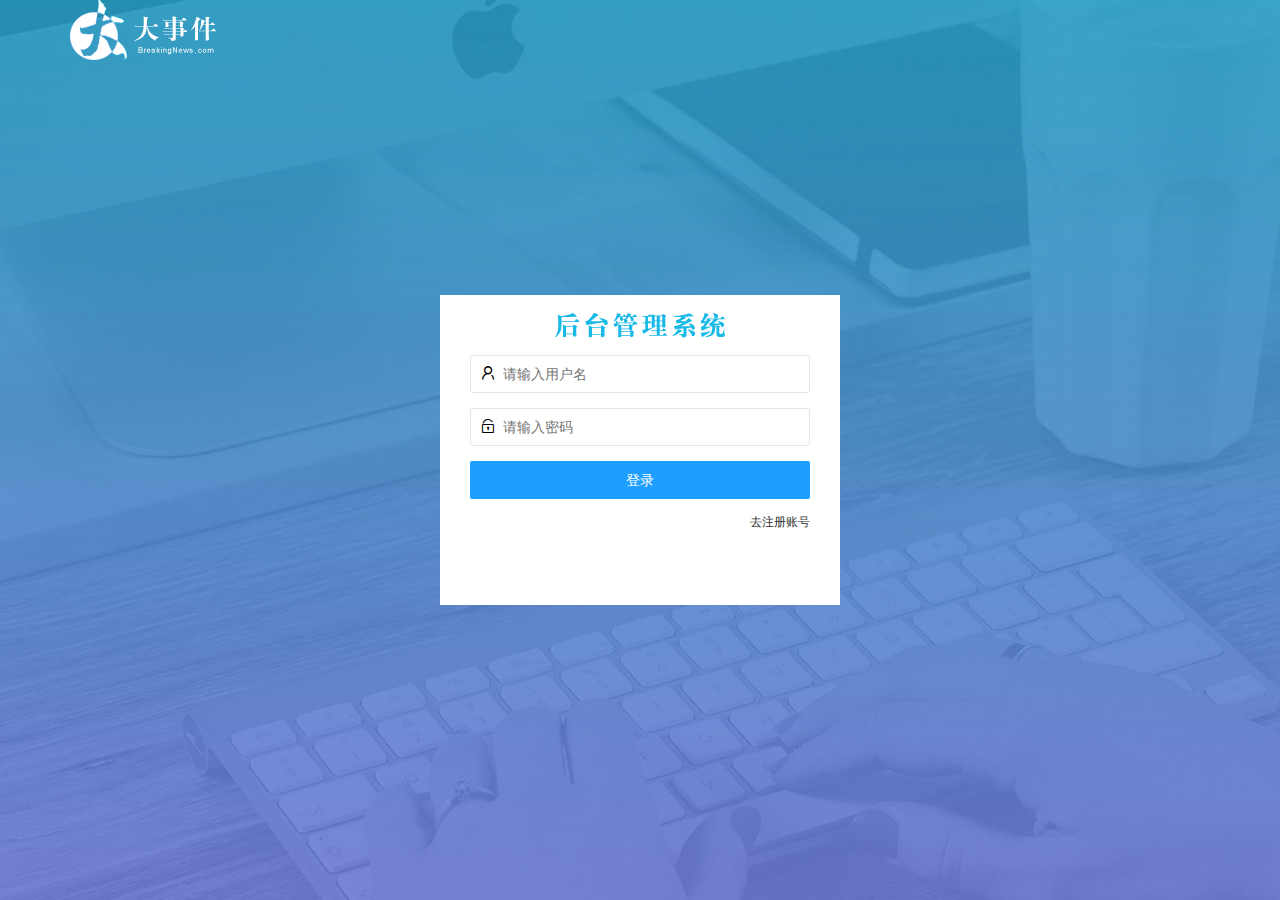
<file: login.html>
<!DOCTYPE html>
<html lang="en">

<head>
    <meta charset="UTF-8">
    <meta http-equiv="X-UA-Compatible" content="IE=edge">
    <meta name="viewport" content="width=device-width, initial-scale=1.0">
    <title>大事件登录</title>
    <link rel="stylesheet" href="./assets/lib/layui/css/layui.css">
    <link rel="stylesheet" href="./assets/css/login.css">
</head>

<body>
    <div class="layui-main">
        <img src="./assets/images/logo.png" alt="">
    </div>

    <div class="loginAndRegBox">
        <div class="title-box">

        </div>
        <!-- 登录的div -->
        <div class="login-box">
            <!-- 登录的表单 -->
            <form class="layui-form" id="form_login">
                <!-- 用户名 -->
                <div class="layui-form-item">
                    <i class="layui-icon layui-icon-username"></i>
                    <input type="text" name="username" required lay-verify="required" placeholder="请输入用户名" autocomplete="off" class="layui-input" />
                </div>
                <!-- 密码 -->
                <div class="layui-form-item">
                    <i class="layui-icon layui-icon-password"></i>
                    <input type="password" name="password" required lay-verify="required|pwd" placeholder="请输入密码" autocomplete="off" class="layui-input" />
                </div>
                <!-- 登录按钮 -->
                <div class="layui-form-item">
                    <!-- 注意：表单提交按钮和普通按钮的区别，就是 lay-submit 属性 -->
                    <button class="layui-btn layui-btn-fluid layui-btn-normal" lay-submit>登录</button>
                </div>
                <div class="layui-form-item links">
                    <a href="javascript:;" id="link_reg">去注册账号</a>
                </div>
            </form>
        </div>
        <!-- 注册的div -->
        <div class="reg-box">
            <!-- 注册的表单 -->
            <form class="layui-form" id="form_reg">
                <!-- 用户名 -->
                <div class="layui-form-item">
                    <i class="layui-icon layui-icon-username"></i>
                    <input type="text" name="username" required lay-verify="required" placeholder="请输入用户名" autocomplete="off" class="layui-input" />
                </div>
                <!-- 密码 -->
                <div class="layui-form-item">
                    <i class="layui-icon layui-icon-password"></i>
                    <input type="password" name="password" required lay-verify="required|pwd" placeholder="请输入密码" autocomplete="off" class="layui-input" />
                </div>
                <!-- 密码确认框 -->
                <div class="layui-form-item">
                    <i class="layui-icon layui-icon-password"></i>
                    <input type="password" name="repassword" required lay-verify="required|pwd|repwd" placeholder="再次确认密码" autocomplete="off" class="layui-input" />
                </div>
                <!-- 注册按钮 -->
                <div class="layui-form-item">
                    <!-- 注意：表单提交按钮和普通按钮的区别，就是 lay-submit 属性 -->
                    <button class="layui-btn layui-btn-fluid layui-btn-normal" lay-submit>注册</button>
                </div>
                <div class="layui-form-item links">
                    <a href="javascript:;" id="link_login">去登录</a>
                </div>
            </form>
        </div>
    </div>
    <script src="./assets/lib/layui/layui.all.js"></script>
    <script src="./assets/lib/jquery.js"></script>
    <script src="./assets/js/baseAPI.js"></script>
    <script src="./assets/js/login.js"></script>
</body>

</html>
</file>
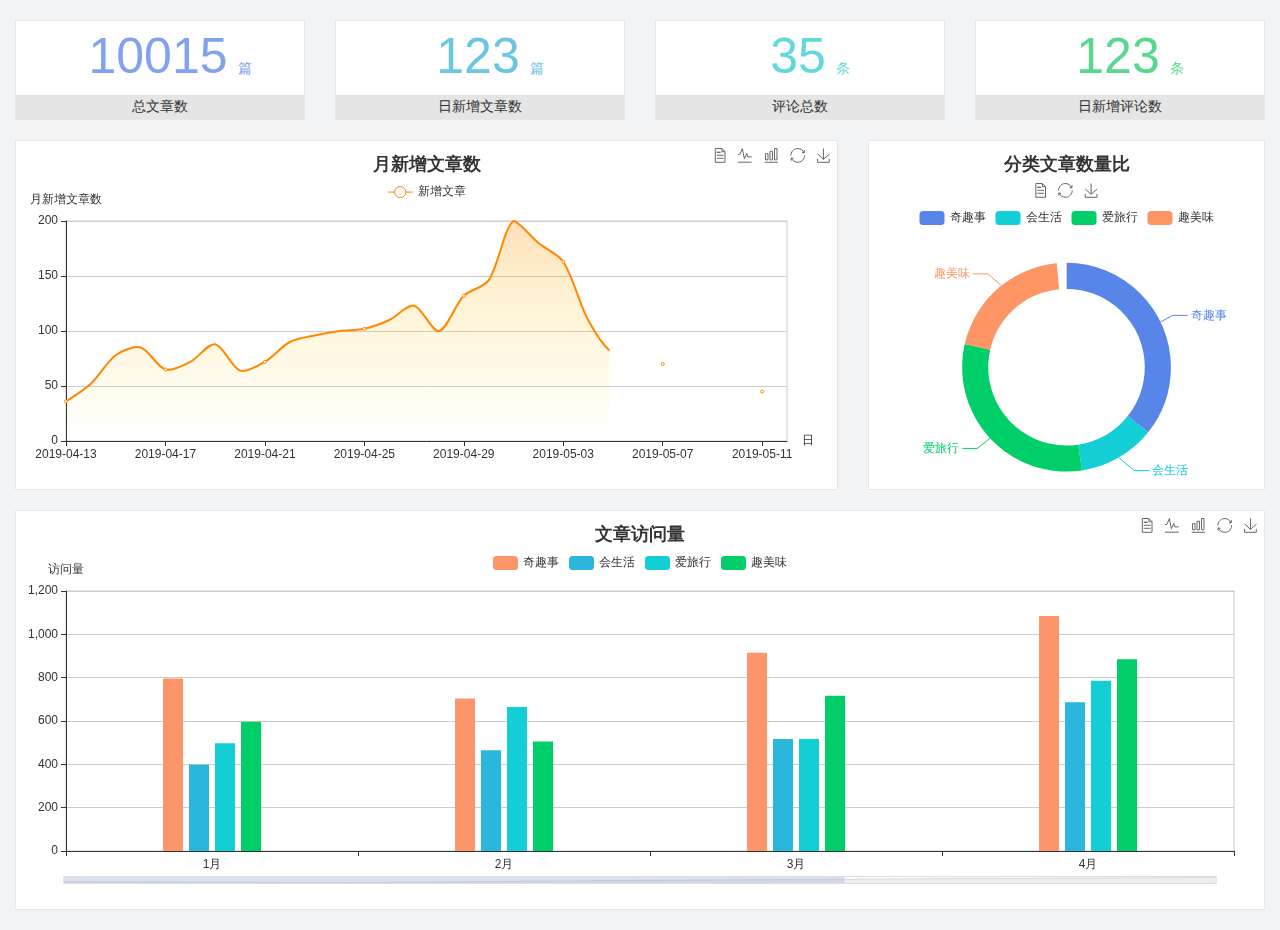
<file: home/dashboard.html>
<!DOCTYPE html>
<html lang="en">

<head>
    <meta charset="UTF-8">
    <meta name="viewport" content="width=device-width, initial-scale=1.0">
    <meta http-equiv="X-UA-Compatible" content="ie=edge">
    <title>图表统计</title>
    <link rel="stylesheet" href="../assets/lib/bootstrap.css" />
    <link rel="stylesheet" href="../assets/lib/main.css" />
    <script src="../assets/lib/jquery.js"></script>
    <script type="text/javascript" src="../assets/lib/echarts.min.js"></script>
</head>

<body>
    <div class="container-fluid">
        <div class="row spannel_list">
            <div class="col-sm-3 col-xs-6">
                <div class="spannel">
                    <em>10015</em><span>篇</span>
                    <b>总文章数</b>
                </div>
            </div>
            <div class="col-sm-3 col-xs-6">
                <div class="spannel scolor01">
                    <em>123</em><span>篇</span>
                    <b>日新增文章数</b>
                </div>
            </div>
            <div class="col-sm-3 col-xs-6">
                <div class="spannel scolor02">
                    <em>35</em><span>条</span>
                    <b>评论总数</b>
                </div>
            </div>
            <div class="col-sm-3 col-xs-6">
                <div class="spannel scolor03">
                    <em>123</em><span>条</span>
                    <b>日新增评论数</b>
                </div>
            </div>
        </div>
    </div>

    <div class="container-fluid">
        <div class="row curve-pie">
            <div class="col-lg-8 col-md-8">
                <div class="gragh_pannel" id="curve_show"></div>
            </div>
            <div class="col-lg-4 col-md-4">
                <div class="gragh_pannel" id="pie_show"></div>
            </div>
        </div>
    </div>

    <div class="container-fluid">
        <div class="column_pannel" id="column_show"></div>
    </div>

    <script>
        var oChart = echarts.init(document.getElementById('curve_show'));
        var aList_all = [{
            'count': 36,
            'date': '2019-04-13'
        }, {
            'count': 52,
            'date': '2019-04-14'
        }, {
            'count': 78,
            'date': '2019-04-15'
        }, {
            'count': 85,
            'date': '2019-04-16'
        }, {
            'count': 65,
            'date': '2019-04-17'
        }, {
            'count': 72,
            'date': '2019-04-18'
        }, {
            'count': 88,
            'date': '2019-04-19'
        }, {
            'count': 64,
            'date': '2019-04-20'
        }, {
            'count': 72,
            'date': '2019-04-21'
        }, {
            'count': 90,
            'date': '2019-04-22'
        }, {
            'count': 96,
            'date': '2019-04-23'
        }, {
            'count': 100,
            'date': '2019-04-24'
        }, {
            'count': 102,
            'date': '2019-04-25'
        }, {
            'count': 110,
            'date': '2019-04-26'
        }, {
            'count': 123,
            'date': '2019-04-27'
        }, {
            'count': 100,
            'date': '2019-04-28'
        }, {
            'count': 132,
            'date': '2019-04-29'
        }, {
            'count': 146,
            'date': '2019-04-30'
        }, {
            'count': 200,
            'date': '2019-05-01'
        }, {
            'count': 180,
            'date': '2019-05-02'
        }, {
            'count': 163,
            'date': '2019-05-03'
        }, {
            'count': 110,
            'date': '2019-05-04'
        }, {
            'count': 80,
            'date': '2019-05-05'
        }, {
            'count': 82,
            'date': '2019-05-06'
        }, {
            'count': 70,
            'date': '2019-05-07'
        }, {
            'count': 65,
            'date': '2019-05-08'
        }, {
            'count': 54,
            'date': '2019-05-09'
        }, {
            'count': 40,
            'date': '2019-05-10'
        }, {
            'count': 45,
            'date': '2019-05-11'
        }, {
            'count': 38,
            'date': '2019-05-12'
        }, ];

        let aCount = [];
        let aDate = [];

        for (var i = 0; i < aList_all.length; i++) {
            aCount.push(aList_all[i].count);
            aDate.push(aList_all[i].date);
        }

        var chartopt = {
            title: {
                text: '月新增文章数',
                left: 'center',
                top: '10'
            },
            tooltip: {
                trigger: 'axis'
            },
            legend: {
                data: ['新增文章'],
                top: '40'
            },
            toolbox: {
                show: true,
                feature: {
                    mark: {
                        show: true
                    },
                    dataView: {
                        show: true,
                        readOnly: false
                    },
                    magicType: {
                        show: true,
                        type: ['line', 'bar']
                    },
                    restore: {
                        show: true
                    },
                    saveAsImage: {
                        show: true
                    }
                }
            },
            calculable: true,
            xAxis: [{
                name: '日',
                type: 'category',
                boundaryGap: false,
                data: aDate
            }],
            yAxis: [{
                name: '月新增文章数',
                type: 'value'
            }],
            series: [{
                name: '新增文章',
                type: 'line',
                smooth: true,
                itemStyle: {
                    normal: {
                        areaStyle: {
                            type: 'default'
                        },
                        color: '#f80'
                    },
                    lineStyle: {
                        color: '#f80'
                    }
                },
                data: aCount
            }],
            areaStyle: {
                normal: {
                    color: new echarts.graphic.LinearGradient(0, 0, 0, 1, [{
                        offset: 0,
                        color: 'rgba(255,136,0,0.39)'
                    }, {
                        offset: .34,
                        color: 'rgba(255,180,0,0.25)'
                    }, {
                        offset: 1,
                        color: 'rgba(255,222,0,0.00)'
                    }])

                }
            },
            grid: {
                show: true,
                x: 50,
                x2: 50,
                y: 80,
                height: 220
            }
        };

        oChart.setOption(chartopt);


        var oPie = echarts.init(document.getElementById('pie_show'));
        var oPieopt = {
            title: {
                top: 10,
                text: '分类文章数量比',
                x: 'center'
            },
            tooltip: {
                trigger: 'item',
                formatter: "{a} <br/>{b} : {c} ({d}%)"
            },
            color: ['#5885e8', '#13cfd5', '#00ce68', '#ff9565'],
            legend: {
                x: 'center',
                top: 65,
                data: ['奇趣事', '会生活', '爱旅行', '趣美味']
            },
            toolbox: {
                show: true,
                x: 'center',
                top: 35,
                feature: {
                    mark: {
                        show: true
                    },
                    dataView: {
                        show: true,
                        readOnly: false
                    },
                    magicType: {
                        show: true,
                        type: ['pie', 'funnel'],
                        option: {
                            funnel: {
                                x: '25%',
                                width: '50%',
                                funnelAlign: 'left',
                                max: 1548
                            }
                        }
                    },
                    restore: {
                        show: true
                    },
                    saveAsImage: {
                        show: true
                    }
                }
            },
            calculable: true,
            series: [{
                name: '访问来源',
                type: 'pie',
                radius: ['45%', '60%'],
                center: ['50%', '65%'],
                data: [{
                    value: 300,
                    name: '奇趣事'
                }, {
                    value: 100,
                    name: '会生活'
                }, {
                    value: 260,
                    name: '爱旅行'
                }, {
                    value: 180,
                    name: '趣美味'
                }]
            }]
        };
        oPie.setOption(oPieopt);



        var oColumn = this.echarts.init(document.getElementById('column_show'));
        var oColumnopt = {
            title: {
                text: '文章访问量',
                left: 'center',
                top: '10'
            },
            tooltip: {
                trigger: 'axis'
            },
            legend: {
                data: ['奇趣事', '会生活', '爱旅行', '趣美味'],
                top: '40'
            },
            toolbox: {
                show: true,
                feature: {
                    mark: {
                        show: true
                    },
                    dataView: {
                        show: true,
                        readOnly: false
                    },
                    magicType: {
                        show: true,
                        type: ['line', 'bar']
                    },
                    restore: {
                        show: true
                    },
                    saveAsImage: {
                        show: true
                    }
                }
            },
            calculable: true,
            xAxis: [{
                type: 'category',
                data: ['1月', '2月', '3月', '4月', '5月']
            }],
            yAxis: [{
                name: '访问量',
                type: 'value'
            }],
            series: [{
                name: '奇趣事',
                type: 'bar',
                barWidth: 20,
                itemStyle: {
                    normal: {
                        areaStyle: {
                            type: 'default'
                        },
                        color: '#fd956a'
                    }
                },
                data: [800, 708, 920, 1090, 1200]
            }, {
                name: '会生活',
                type: 'bar',
                barWidth: 20,
                itemStyle: {
                    normal: {
                        areaStyle: {
                            type: 'default'
                        },
                        color: '#2bb6db'
                    }
                },
                data: [400, 468, 520, 690, 800]
            }, {
                name: '爱旅行',
                type: 'bar',
                barWidth: 20,
                itemStyle: {
                    normal: {
                        areaStyle: {
                            type: 'default'
                        },
                        color: '#13cfd5'
                    }
                },
                data: [500, 668, 520, 790, 900]
            }, {
                name: '趣美味',
                type: 'bar',
                barWidth: 20,
                itemStyle: {
                    normal: {
                        areaStyle: {
                            type: 'default'
                        },
                        color: '#00ce68'
                    }
                },
                data: [600, 508, 720, 890, 1000]
            }],
            grid: {
                show: true,
                x: 50,
                x2: 30,
                y: 80,
                height: 260
            },
            dataZoom: [ //给x轴设置滚动条
                {
                    start: 0, //默认为0
                    end: 100 - 1000 / 31, //默认为100
                    type: 'slider',
                    show: true,
                    xAxisIndex: [0],
                    handleSize: 0, //滑动条的 左右2个滑动条的大小
                    height: 8, //组件高度
                    left: 45, //左边的距离
                    right: 50, //右边的距离
                    bottom: 26, //右边的距离
                    handleColor: '#ddd', //h滑动图标的颜色
                    handleStyle: {
                        borderColor: "#cacaca",
                        borderWidth: "1",
                        shadowBlur: 2,
                        background: "#ddd",
                        shadowColor: "#ddd",
                    }
                }
            ]
        };
        oColumn.setOption(oColumnopt);
    </script>
</body>

</html>
</file>
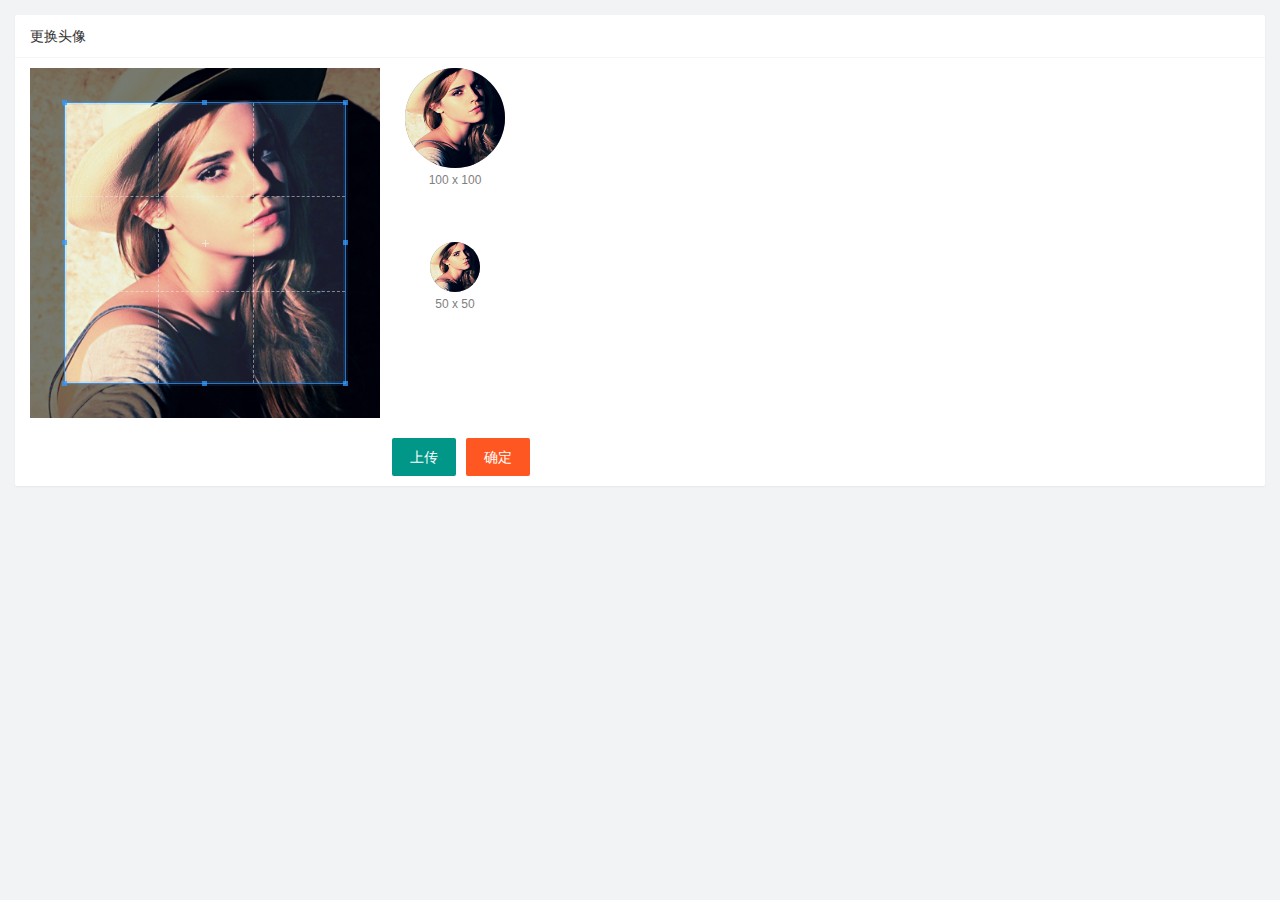
<file: user/user_avatar.html>
<!DOCTYPE html>
<html lang="en">

<head>
    <meta charset="UTF-8" />
    <meta name="viewport" content="width=device-width, initial-scale=1.0" />
    <title>Document</title>
    <link rel="stylesheet" href="../assets/lib/layui/css/layui.css" />
    <link rel="stylesheet" href="../assets/lib/cropper/cropper.css" />
    <link rel="stylesheet" href="../assets/css/user/user_avatar.css" />
</head>

<body>
    <!-- 卡片区域 -->
    <div class="layui-card">
        <div class="layui-card-header">更换头像</div>
        <div class="layui-card-body">
            <!-- 第一行的图片裁剪和预览区域 -->
            <div class="row1">
                <!-- 图片裁剪区域 -->
                <div class="cropper-box">
                    <!-- 这个 img 标签很重要，将来会把它初始化为裁剪区域 -->
                    <img id="image" src="../assets/images/sample.jpg" />
                </div>
                <!-- 图片的预览区域 -->
                <div class="preview-box">
                    <div>
                        <!-- 宽高为 100px 的预览区域 -->
                        <div class="img-preview w100"></div>
                        <p class="size">100 x 100</p>
                    </div>
                    <div>
                        <!-- 宽高为 50px 的预览区域 -->
                        <div class="img-preview w50"></div>
                        <p class="size">50 x 50</p>
                    </div>
                </div>
            </div>

            <!-- 第二行的按钮区域 -->
            <div class="row2">
                <!-- 通过 accept 属性，可以指定，允许用户选择什么类型的文件 -->
                <input type="file" id="file" accept="image/png,image/jpeg" />
                <button type="button" class="layui-btn" id="btnChooseImage">上传</button>
                <button type="button" class="layui-btn layui-btn-danger" id="btnUpload">确定</button>
            </div>
        </div>
    </div>

    <script src="../assets/lib/layui/layui.all.js"></script>
    <script src="../assets/lib/jquery.js"></script>
    <script src="../assets/lib/cropper/Cropper.js"></script>
    <script src="../assets/lib/cropper/jquery-cropper.js"></script>
    <script src="../assets/js/baseAPI.js"></script>
    <script src="../assets/js/user/user_avatar.js"></script>
</body>

</html>
</file>
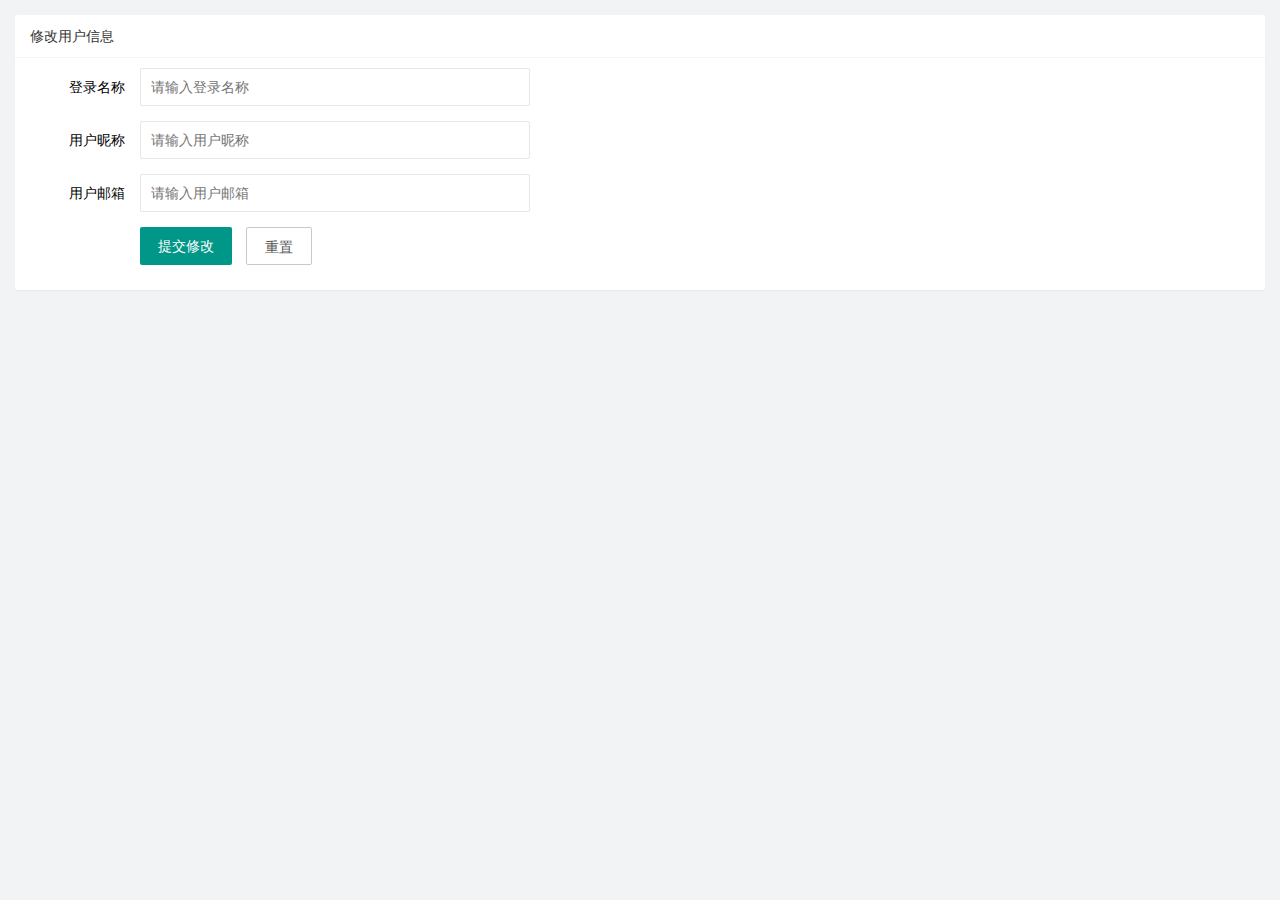
<file: user/user_info.html>
<!DOCTYPE html>
<html lang="en">

<head>
    <meta charset="UTF-8" />
    <meta name="viewport" content="width=device-width, initial-scale=1.0" />
    <title>Document</title>
    <!-- 导入 layui 的样式 -->
    <link rel="stylesheet" href="../assets/lib/layui/css/layui.css" />
    <!-- 导入自己的样式 -->
    <link rel="stylesheet" href="../assets/css/user/user_info.css" />
</head>

<body>
    <!-- 卡片区域 -->
    <div class="layui-card">
        <div class="layui-card-header">修改用户信息</div>
        <div class="layui-card-body">
            <!-- form 表单区域 -->
            <form class="layui-form" lay-filter="formUserInfo">
                <!-- 这是隐藏域 -->
                <input type="hidden" name="id" value="" />
                <div class="layui-form-item">
                    <label class="layui-form-label">登录名称</label>
                    <div class="layui-input-block">
                        <input type="text" name="username" required lay-verify="required" placeholder="请输入登录名称" autocomplete="off" class="layui-input" readonly />
                    </div>
                </div>
                <div class="layui-form-item">
                    <label class="layui-form-label">用户昵称</label>
                    <div class="layui-input-block">
                        <input type="text" name="nickname" required lay-verify="required|nickname" placeholder="请输入用户昵称" autocomplete="off" class="layui-input" />
                    </div>
                </div>
                <div class="layui-form-item">
                    <label class="layui-form-label">用户邮箱</label>
                    <div class="layui-input-block">
                        <input type="text" name="email" required lay-verify="required|email" placeholder="请输入用户邮箱" autocomplete="off" class="layui-input" />
                    </div>
                </div>
                <div class="layui-form-item">
                    <div class="layui-input-block">
                        <button class="layui-btn" lay-submit lay-filter="formDemo">提交修改</button>
                        <button type="reset" class="layui-btn layui-btn-primary" id="btnReset">重置</button>
                    </div>
                </div>
            </form>
        </div>
    </div>

    <!-- 导入 layui 的 js -->
    <script src="../assets/lib/layui/layui.all.js"></script>
    <!-- 导入 jquery -->
    <script src="../assets/lib/jquery.js"></script>
    <!-- 导入 baseAPI -->
    <script src="../assets/js/baseAPI.js"></script>
    <!-- 导入自己的 js -->
    <script src="../assets/js/user/user_info.js"></script>
</body>

</html>
</file>
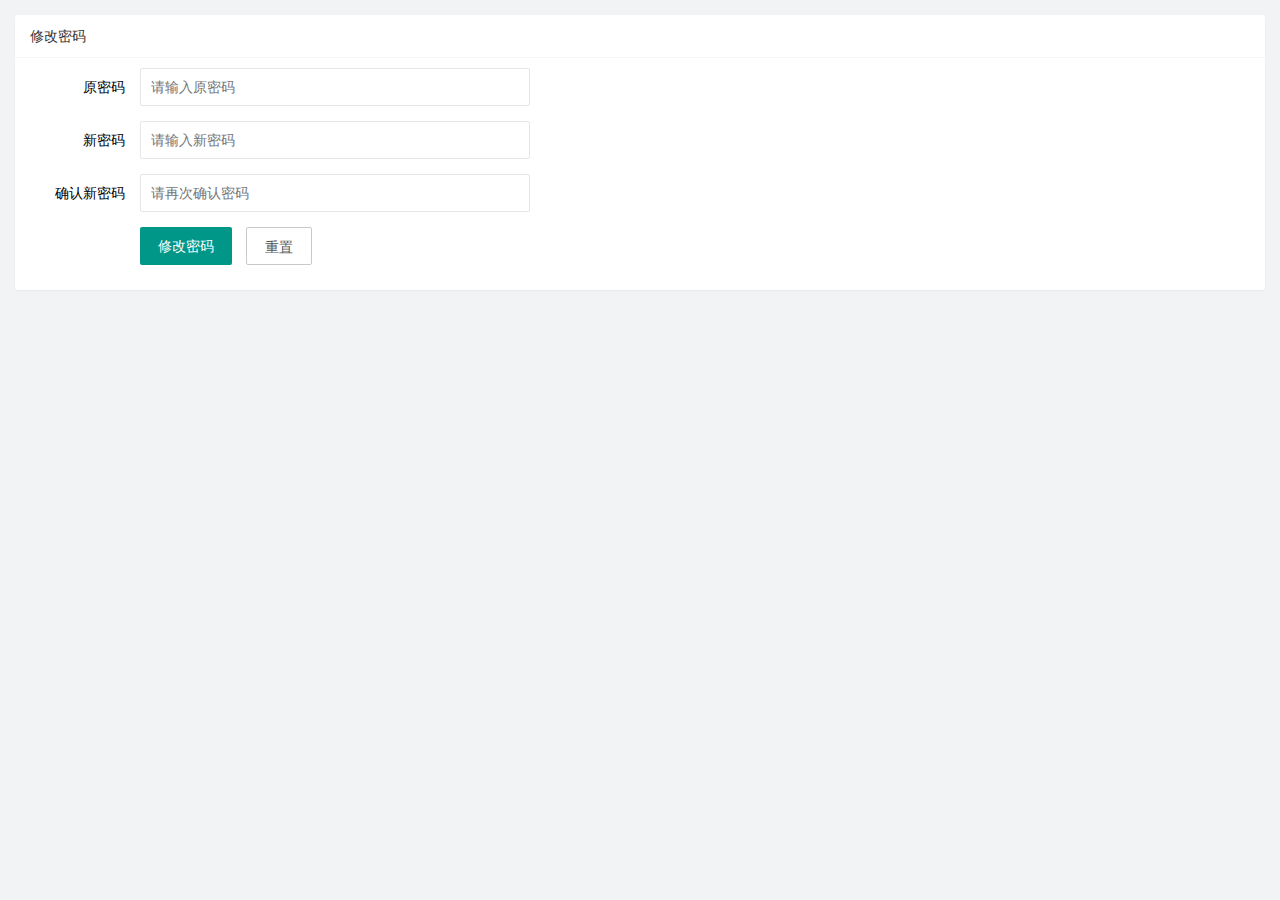
<file: user/user_pwd.html>
<!DOCTYPE html>
<html lang="en">

<head>
    <meta charset="UTF-8" />
    <meta name="viewport" content="width=device-width, initial-scale=1.0" />
    <title>Document</title>
    <link rel="stylesheet" href="../assets/lib/layui/css/layui.css" />
    <link rel="stylesheet" href="../assets/css/user/user_pwd.css" />
</head>

<body>
    <!-- 卡片区域 -->
    <div class="layui-card">
        <div class="layui-card-header">修改密码</div>
        <div class="layui-card-body">
            <form class="layui-form">
                <div class="layui-form-item">
                    <label class="layui-form-label">原密码</label>
                    <div class="layui-input-block">
                        <input type="password" name="oldPwd" required lay-verify="required|pwd" placeholder="请输入原密码" autocomplete="off" class="layui-input" />
                    </div>
                </div>
                <div class="layui-form-item">
                    <label class="layui-form-label">新密码</label>
                    <div class="layui-input-block">
                        <input type="password" name="newPwd" required lay-verify="required|pwd|samePwd" placeholder="请输入新密码" autocomplete="off" class="layui-input" />
                    </div>
                </div>
                <div class="layui-form-item">
                    <label class="layui-form-label">确认新密码</label>
                    <div class="layui-input-block">
                        <input type="password" name="rePwd" required lay-verify="required|pwd|rePwd" placeholder="请再次确认密码" autocomplete="off" class="layui-input" />
                    </div>
                </div>
                <div class="layui-form-item">
                    <div class="layui-input-block">
                        <button class="layui-btn" lay-submit lay-filter="formDemo">修改密码</button>
                        <button type="reset" class="layui-btn layui-btn-primary">重置</button>
                    </div>
                </div>
            </form>
        </div>
    </div>

    <!-- 导入 layui 的 js -->
    <script src="../assets/lib/layui/layui.all.js"></script>
    <!-- 导入 jQuery -->
    <script src="../assets/lib/jquery.js"></script>
    <!-- 导入 baseAPI -->
    <script src="../assets/js/baseAPI.js"></script>
    <!-- 导入自己的 js -->
    <script src="../assets/js/user/user_pwd.js"></script>
</body>

</html>
</file>
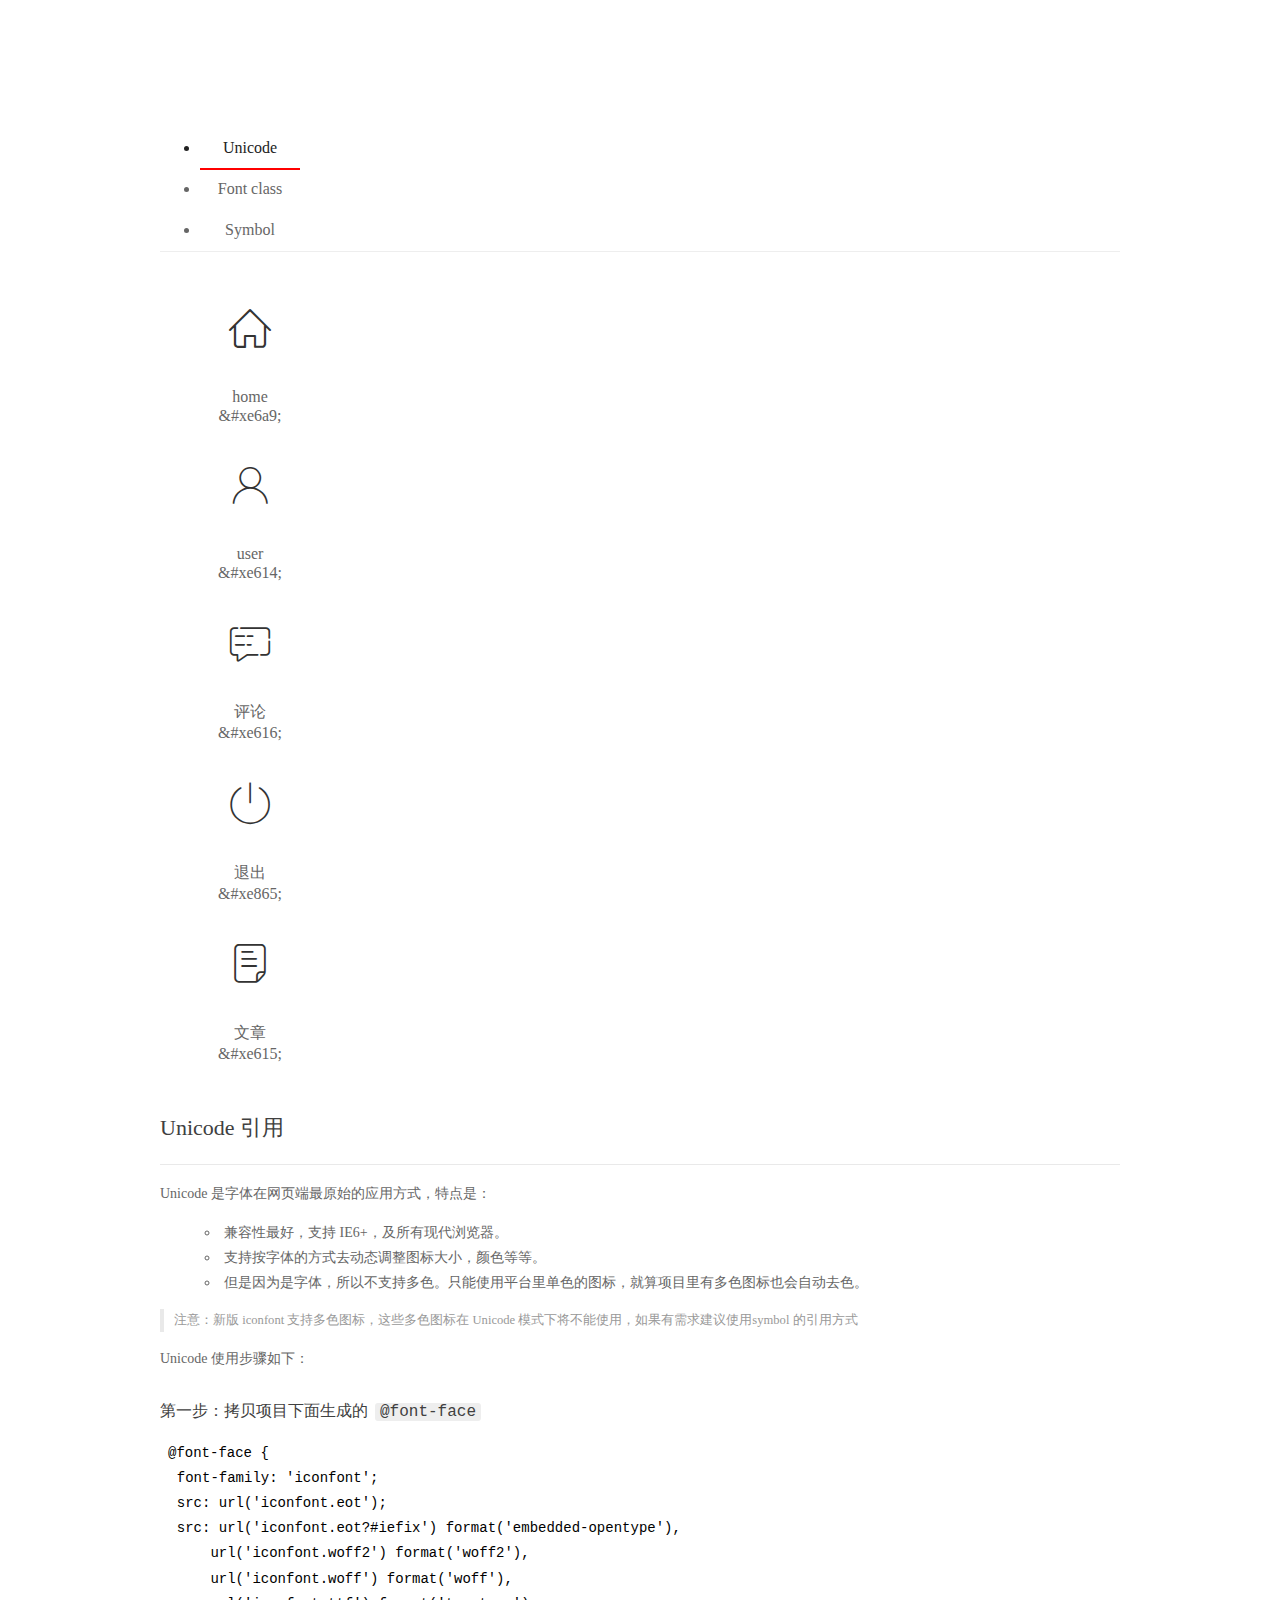
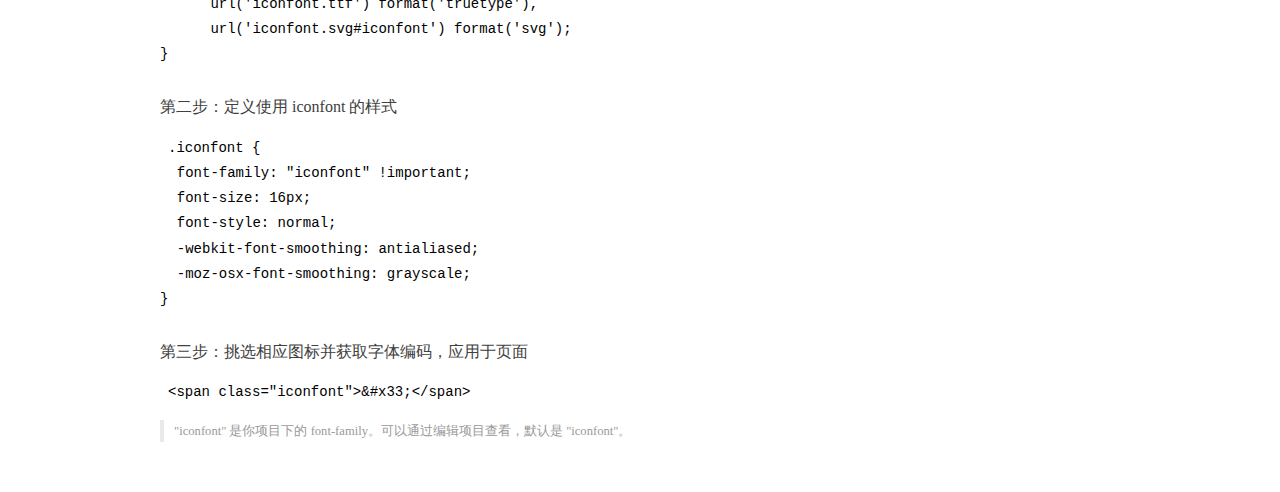
<file: assets/fonts/demo_index.html>
<!DOCTYPE html>
<html>
<head>
  <meta charset="utf-8"/>
  <title>IconFont Demo</title>
  <link rel="shortcut icon" href="https://gtms04.alicdn.com/tps/i4/TB1_oz6GVXXXXaFXpXXJDFnIXXX-64-64.ico" type="image/x-icon"/>
  <link rel="stylesheet" href="https://g.alicdn.com/thx/cube/1.3.2/cube.min.css">
  <link rel="stylesheet" href="demo.css">
  <link rel="stylesheet" href="iconfont.css">
  <script src="iconfont.js"></script>
  <!-- jQuery -->
  <script src="https://a1.alicdn.com/oss/uploads/2018/12/26/7bfddb60-08e8-11e9-9b04-53e73bb6408b.js"></script>
  <!-- 代码高亮 -->
  <script src="https://a1.alicdn.com/oss/uploads/2018/12/26/a3f714d0-08e6-11e9-8a15-ebf944d7534c.js"></script>
</head>
<body>
  <div class="main">
    <h1 class="logo"><a href="https://www.iconfont.cn/" title="iconfont 首页" target="_blank">&#xe86b;</a></h1>
    <div class="nav-tabs">
      <ul id="tabs" class="dib-box">
        <li class="dib active"><span>Unicode</span></li>
        <li class="dib"><span>Font class</span></li>
        <li class="dib"><span>Symbol</span></li>
      </ul>
      
    </div>
    <div class="tab-container">
      <div class="content unicode" style="display: block;">
          <ul class="icon_lists dib-box">
          
            <li class="dib">
              <span class="icon iconfont">&#xe6a9;</span>
                <div class="name">home</div>
                <div class="code-name">&amp;#xe6a9;</div>
              </li>
          
            <li class="dib">
              <span class="icon iconfont">&#xe614;</span>
                <div class="name">user</div>
                <div class="code-name">&amp;#xe614;</div>
              </li>
          
            <li class="dib">
              <span class="icon iconfont">&#xe616;</span>
                <div class="name">评论</div>
                <div class="code-name">&amp;#xe616;</div>
              </li>
          
            <li class="dib">
              <span class="icon iconfont">&#xe865;</span>
                <div class="name">退出</div>
                <div class="code-name">&amp;#xe865;</div>
              </li>
          
            <li class="dib">
              <span class="icon iconfont">&#xe615;</span>
                <div class="name">文章</div>
                <div class="code-name">&amp;#xe615;</div>
              </li>
          
          </ul>
          <div class="article markdown">
          <h2 id="unicode-">Unicode 引用</h2>
          <hr>

          <p>Unicode 是字体在网页端最原始的应用方式，特点是：</p>
          <ul>
            <li>兼容性最好，支持 IE6+，及所有现代浏览器。</li>
            <li>支持按字体的方式去动态调整图标大小，颜色等等。</li>
            <li>但是因为是字体，所以不支持多色。只能使用平台里单色的图标，就算项目里有多色图标也会自动去色。</li>
          </ul>
          <blockquote>
            <p>注意：新版 iconfont 支持多色图标，这些多色图标在 Unicode 模式下将不能使用，如果有需求建议使用symbol 的引用方式</p>
          </blockquote>
          <p>Unicode 使用步骤如下：</p>
          <h3 id="-font-face">第一步：拷贝项目下面生成的 <code>@font-face</code></h3>
<pre><code class="language-css"
>@font-face {
  font-family: 'iconfont';
  src: url('iconfont.eot');
  src: url('iconfont.eot?#iefix') format('embedded-opentype'),
      url('iconfont.woff2') format('woff2'),
      url('iconfont.woff') format('woff'),
      url('iconfont.ttf') format('truetype'),
      url('iconfont.svg#iconfont') format('svg');
}
</code></pre>
          <h3 id="-iconfont-">第二步：定义使用 iconfont 的样式</h3>
<pre><code class="language-css"
>.iconfont {
  font-family: "iconfont" !important;
  font-size: 16px;
  font-style: normal;
  -webkit-font-smoothing: antialiased;
  -moz-osx-font-smoothing: grayscale;
}
</code></pre>
          <h3 id="-">第三步：挑选相应图标并获取字体编码，应用于页面</h3>
<pre>
<code class="language-html"
>&lt;span class="iconfont"&gt;&amp;#x33;&lt;/span&gt;
</code></pre>
          <blockquote>
            <p>"iconfont" 是你项目下的 font-family。可以通过编辑项目查看，默认是 "iconfont"。</p>
          </blockquote>
          </div>
      </div>
      <div class="content font-class">
        <ul class="icon_lists dib-box">
          
          <li class="dib">
            <span class="icon iconfont icon-home"></span>
            <div class="name">
              home
            </div>
            <div class="code-name">.icon-home
            </div>
          </li>
          
          <li class="dib">
            <span class="icon iconfont icon-user"></span>
            <div class="name">
              user
            </div>
            <div class="code-name">.icon-user
            </div>
          </li>
          
          <li class="dib">
            <span class="icon iconfont icon-pinglun"></span>
            <div class="name">
              评论
            </div>
            <div class="code-name">.icon-pinglun
            </div>
          </li>
          
          <li class="dib">
            <span class="icon iconfont icon-tuichu"></span>
            <div class="name">
              退出
            </div>
            <div class="code-name">.icon-tuichu
            </div>
          </li>
          
          <li class="dib">
            <span class="icon iconfont icon-16"></span>
            <div class="name">
              文章
            </div>
            <div class="code-name">.icon-16
            </div>
          </li>
          
        </ul>
        <div class="article markdown">
        <h2 id="font-class-">font-class 引用</h2>
        <hr>

        <p>font-class 是 Unicode 使用方式的一种变种，主要是解决 Unicode 书写不直观，语意不明确的问题。</p>
        <p>与 Unicode 使用方式相比，具有如下特点：</p>
        <ul>
          <li>兼容性良好，支持 IE8+，及所有现代浏览器。</li>
          <li>相比于 Unicode 语意明确，书写更直观。可以很容易分辨这个 icon 是什么。</li>
          <li>因为使用 class 来定义图标，所以当要替换图标时，只需要修改 class 里面的 Unicode 引用。</li>
          <li>不过因为本质上还是使用的字体，所以多色图标还是不支持的。</li>
        </ul>
        <p>使用步骤如下：</p>
        <h3 id="-fontclass-">第一步：引入项目下面生成的 fontclass 代码：</h3>
<pre><code class="language-html">&lt;link rel="stylesheet" href="./iconfont.css"&gt;
</code></pre>
        <h3 id="-">第二步：挑选相应图标并获取类名，应用于页面：</h3>
<pre><code class="language-html">&lt;span class="iconfont icon-xxx"&gt;&lt;/span&gt;
</code></pre>
        <blockquote>
          <p>"
            iconfont" 是你项目下的 font-family。可以通过编辑项目查看，默认是 "iconfont"。</p>
        </blockquote>
      </div>
      </div>
      <div class="content symbol">
          <ul class="icon_lists dib-box">
          
            <li class="dib">
                <svg class="icon svg-icon" aria-hidden="true">
                  <use xlink:href="#icon-home"></use>
                </svg>
                <div class="name">home</div>
                <div class="code-name">#icon-home</div>
            </li>
          
            <li class="dib">
                <svg class="icon svg-icon" aria-hidden="true">
                  <use xlink:href="#icon-user"></use>
                </svg>
                <div class="name">user</div>
                <div class="code-name">#icon-user</div>
            </li>
          
            <li class="dib">
                <svg class="icon svg-icon" aria-hidden="true">
                  <use xlink:href="#icon-pinglun"></use>
                </svg>
                <div class="name">评论</div>
                <div class="code-name">#icon-pinglun</div>
            </li>
          
            <li class="dib">
                <svg class="icon svg-icon" aria-hidden="true">
                  <use xlink:href="#icon-tuichu"></use>
                </svg>
                <div class="name">退出</div>
                <div class="code-name">#icon-tuichu</div>
            </li>
          
            <li class="dib">
                <svg class="icon svg-icon" aria-hidden="true">
                  <use xlink:href="#icon-16"></use>
                </svg>
                <div class="name">文章</div>
                <div class="code-name">#icon-16</div>
            </li>
          
          </ul>
          <div class="article markdown">
          <h2 id="symbol-">Symbol 引用</h2>
          <hr>

          <p>这是一种全新的使用方式，应该说这才是未来的主流，也是平台目前推荐的用法。相关介绍可以参考这篇<a href="">文章</a>
            这种用法其实是做了一个 SVG 的集合，与另外两种相比具有如下特点：</p>
          <ul>
            <li>支持多色图标了，不再受单色限制。</li>
            <li>通过一些技巧，支持像字体那样，通过 <code>font-size</code>, <code>color</code> 来调整样式。</li>
            <li>兼容性较差，支持 IE9+，及现代浏览器。</li>
            <li>浏览器渲染 SVG 的性能一般，还不如 png。</li>
          </ul>
          <p>使用步骤如下：</p>
          <h3 id="-symbol-">第一步：引入项目下面生成的 symbol 代码：</h3>
<pre><code class="language-html">&lt;script src="./iconfont.js"&gt;&lt;/script&gt;
</code></pre>
          <h3 id="-css-">第二步：加入通用 CSS 代码（引入一次就行）：</h3>
<pre><code class="language-html">&lt;style&gt;
.icon {
  width: 1em;
  height: 1em;
  vertical-align: -0.15em;
  fill: currentColor;
  overflow: hidden;
}
&lt;/style&gt;
</code></pre>
          <h3 id="-">第三步：挑选相应图标并获取类名，应用于页面：</h3>
<pre><code class="language-html">&lt;svg class="icon" aria-hidden="true"&gt;
  &lt;use xlink:href="#icon-xxx"&gt;&lt;/use&gt;
&lt;/svg&gt;
</code></pre>
          </div>
      </div>

    </div>
  </div>
  <script>
  $(document).ready(function () {
      $('.tab-container .content:first').show()

      $('#tabs li').click(function (e) {
        var tabContent = $('.tab-container .content')
        var index = $(this).index()

        if ($(this).hasClass('active')) {
          return
        } else {
          $('#tabs li').removeClass('active')
          $(this).addClass('active')

          tabContent.hide().eq(index).fadeIn()
        }
      })
    })
  </script>
</body>
</html>
</file>
<file: assets/lib/layui/css/layui.css>
/** layui-v2.5.5 MIT License By https://www.layui.com */
 .layui-inline,img{display:inline-block;vertical-align:middle}h1,h2,h3,h4,h5,h6{font-weight:400}.layui-edge,.layui-header,.layui-inline,.layui-main{position:relative}.layui-body,.layui-edge,.layui-elip{overflow:hidden}.layui-btn,.layui-edge,.layui-inline,img{vertical-align:middle}.layui-btn,.layui-disabled,.layui-icon,.layui-unselect{-moz-user-select:none;-webkit-user-select:none;-ms-user-select:none}.layui-elip,.layui-form-checkbox span,.layui-form-pane .layui-form-label{text-overflow:ellipsis;white-space:nowrap}.layui-breadcrumb,.layui-tree-btnGroup{visibility:hidden}blockquote,body,button,dd,div,dl,dt,form,h1,h2,h3,h4,h5,h6,input,li,ol,p,pre,td,textarea,th,ul{margin:0;padding:0;-webkit-tap-highlight-color:rgba(0,0,0,0)}a:active,a:hover{outline:0}img{border:none}li{list-style:none}table{border-collapse:collapse;border-spacing:0}h4,h5,h6{font-size:100%}button,input,optgroup,option,select,textarea{font-family:inherit;font-size:inherit;font-style:inherit;font-weight:inherit;outline:0}pre{white-space:pre-wrap;white-space:-moz-pre-wrap;white-space:-pre-wrap;white-space:-o-pre-wrap;word-wrap:break-word}body{line-height:24px;font:14px Helvetica Neue,Helvetica,PingFang SC,Tahoma,Arial,sans-serif}hr{height:1px;margin:10px 0;border:0;clear:both}a{color:#333;text-decoration:none}a:hover{color:#777}a cite{font-style:normal;*cursor:pointer}.layui-border-box,.layui-border-box *{box-sizing:border-box}.layui-box,.layui-box *{box-sizing:content-box}.layui-clear{clear:both;*zoom:1}.layui-clear:after{content:'\20';clear:both;*zoom:1;display:block;height:0}.layui-inline{*display:inline;*zoom:1}.layui-edge{display:inline-block;width:0;height:0;border-width:6px;border-style:dashed;border-color:transparent}.layui-edge-top{top:-4px;border-bottom-color:#999;border-bottom-style:solid}.layui-edge-right{border-left-color:#999;border-left-style:solid}.layui-edge-bottom{top:2px;border-top-color:#999;border-top-style:solid}.layui-edge-left{border-right-color:#999;border-right-style:solid}.layui-disabled,.layui-disabled:hover{color:#d2d2d2!important;cursor:not-allowed!important}.layui-circle{border-radius:100%}.layui-show{display:block!important}.layui-hide{display:none!important}@font-face{font-family:layui-icon;src:url(../font/iconfont.eot?v=250);src:url(../font/iconfont.eot?v=250#iefix) format('embedded-opentype'),url(../font/iconfont.woff2?v=250) format('woff2'),url(../font/iconfont.woff?v=250) format('woff'),url(../font/iconfont.ttf?v=250) format('truetype'),url(../font/iconfont.svg?v=250#layui-icon) format('svg')}.layui-icon{font-family:layui-icon!important;font-size:16px;font-style:normal;-webkit-font-smoothing:antialiased;-moz-osx-font-smoothing:grayscale}.layui-icon-reply-fill:before{content:"\e611"}.layui-icon-set-fill:before{content:"\e614"}.layui-icon-menu-fill:before{content:"\e60f"}.layui-icon-search:before{content:"\e615"}.layui-icon-share:before{content:"\e641"}.layui-icon-set-sm:before{content:"\e620"}.layui-icon-engine:before{content:"\e628"}.layui-icon-close:before{content:"\1006"}.layui-icon-close-fill:before{content:"\1007"}.layui-icon-chart-screen:before{content:"\e629"}.layui-icon-star:before{content:"\e600"}.layui-icon-circle-dot:before{content:"\e617"}.layui-icon-chat:before{content:"\e606"}.layui-icon-release:before{content:"\e609"}.layui-icon-list:before{content:"\e60a"}.layui-icon-chart:before{content:"\e62c"}.layui-icon-ok-circle:before{content:"\1005"}.layui-icon-layim-theme:before{content:"\e61b"}.layui-icon-table:before{content:"\e62d"}.layui-icon-right:before{content:"\e602"}.layui-icon-left:before{content:"\e603"}.layui-icon-cart-simple:before{content:"\e698"}.layui-icon-face-cry:before{content:"\e69c"}.layui-icon-face-smile:before{content:"\e6af"}.layui-icon-survey:before{content:"\e6b2"}.layui-icon-tree:before{content:"\e62e"}.layui-icon-upload-circle:before{content:"\e62f"}.layui-icon-add-circle:before{content:"\e61f"}.layui-icon-download-circle:before{content:"\e601"}.layui-icon-templeate-1:before{content:"\e630"}.layui-icon-util:before{content:"\e631"}.layui-icon-face-surprised:before{content:"\e664"}.layui-icon-edit:before{content:"\e642"}.layui-icon-speaker:before{content:"\e645"}.layui-icon-down:before{content:"\e61a"}.layui-icon-file:before{content:"\e621"}.layui-icon-layouts:before{content:"\e632"}.layui-icon-rate-half:before{content:"\e6c9"}.layui-icon-add-circle-fine:before{content:"\e608"}.layui-icon-prev-circle:before{content:"\e633"}.layui-icon-read:before{content:"\e705"}.layui-icon-404:before{content:"\e61c"}.layui-icon-carousel:before{content:"\e634"}.layui-icon-help:before{content:"\e607"}.layui-icon-code-circle:before{content:"\e635"}.layui-icon-water:before{content:"\e636"}.layui-icon-username:before{content:"\e66f"}.layui-icon-find-fill:before{content:"\e670"}.layui-icon-about:before{content:"\e60b"}.layui-icon-location:before{content:"\e715"}.layui-icon-up:before{content:"\e619"}.layui-icon-pause:before{content:"\e651"}.layui-icon-date:before{content:"\e637"}.layui-icon-layim-uploadfile:before{content:"\e61d"}.layui-icon-delete:before{content:"\e640"}.layui-icon-play:before{content:"\e652"}.layui-icon-top:before{content:"\e604"}.layui-icon-friends:before{content:"\e612"}.layui-icon-refresh-3:before{content:"\e9aa"}.layui-icon-ok:before{content:"\e605"}.layui-icon-layer:before{content:"\e638"}.layui-icon-face-smile-fine:before{content:"\e60c"}.layui-icon-dollar:before{content:"\e659"}.layui-icon-group:before{content:"\e613"}.layui-icon-layim-download:before{content:"\e61e"}.layui-icon-picture-fine:before{content:"\e60d"}.layui-icon-link:before{content:"\e64c"}.layui-icon-diamond:before{content:"\e735"}.layui-icon-log:before{content:"\e60e"}.layui-icon-rate-solid:before{content:"\e67a"}.layui-icon-fonts-del:before{content:"\e64f"}.layui-icon-unlink:before{content:"\e64d"}.layui-icon-fonts-clear:before{content:"\e639"}.layui-icon-triangle-r:before{content:"\e623"}.layui-icon-circle:before{content:"\e63f"}.layui-icon-radio:before{content:"\e643"}.layui-icon-align-center:before{content:"\e647"}.layui-icon-align-right:before{content:"\e648"}.layui-icon-align-left:before{content:"\e649"}.layui-icon-loading-1:before{content:"\e63e"}.layui-icon-return:before{content:"\e65c"}.layui-icon-fonts-strong:before{content:"\e62b"}.layui-icon-upload:before{content:"\e67c"}.layui-icon-dialogue:before{content:"\e63a"}.layui-icon-video:before{content:"\e6ed"}.layui-icon-headset:before{content:"\e6fc"}.layui-icon-cellphone-fine:before{content:"\e63b"}.layui-icon-add-1:before{content:"\e654"}.layui-icon-face-smile-b:before{content:"\e650"}.layui-icon-fonts-html:before{content:"\e64b"}.layui-icon-form:before{content:"\e63c"}.layui-icon-cart:before{content:"\e657"}.layui-icon-camera-fill:before{content:"\e65d"}.layui-icon-tabs:before{content:"\e62a"}.layui-icon-fonts-code:before{content:"\e64e"}.layui-icon-fire:before{content:"\e756"}.layui-icon-set:before{content:"\e716"}.layui-icon-fonts-u:before{content:"\e646"}.layui-icon-triangle-d:before{content:"\e625"}.layui-icon-tips:before{content:"\e702"}.layui-icon-picture:before{content:"\e64a"}.layui-icon-more-vertical:before{content:"\e671"}.layui-icon-flag:before{content:"\e66c"}.layui-icon-loading:before{content:"\e63d"}.layui-icon-fonts-i:before{content:"\e644"}.layui-icon-refresh-1:before{content:"\e666"}.layui-icon-rmb:before{content:"\e65e"}.layui-icon-home:before{content:"\e68e"}.layui-icon-user:before{content:"\e770"}.layui-icon-notice:before{content:"\e667"}.layui-icon-login-weibo:before{content:"\e675"}.layui-icon-voice:before{content:"\e688"}.layui-icon-upload-drag:before{content:"\e681"}.layui-icon-login-qq:before{content:"\e676"}.layui-icon-snowflake:before{content:"\e6b1"}.layui-icon-file-b:before{content:"\e655"}.layui-icon-template:before{content:"\e663"}.layui-icon-auz:before{content:"\e672"}.layui-icon-console:before{content:"\e665"}.layui-icon-app:before{content:"\e653"}.layui-icon-prev:before{content:"\e65a"}.layui-icon-website:before{content:"\e7ae"}.layui-icon-next:before{content:"\e65b"}.layui-icon-component:before{content:"\e857"}.layui-icon-more:before{content:"\e65f"}.layui-icon-login-wechat:before{content:"\e677"}.layui-icon-shrink-right:before{content:"\e668"}.layui-icon-spread-left:before{content:"\e66b"}.layui-icon-camera:before{content:"\e660"}.layui-icon-note:before{content:"\e66e"}.layui-icon-refresh:before{content:"\e669"}.layui-icon-female:before{content:"\e661"}.layui-icon-male:before{content:"\e662"}.layui-icon-password:before{content:"\e673"}.layui-icon-senior:before{content:"\e674"}.layui-icon-theme:before{content:"\e66a"}.layui-icon-tread:before{content:"\e6c5"}.layui-icon-praise:before{content:"\e6c6"}.layui-icon-star-fill:before{content:"\e658"}.layui-icon-rate:before{content:"\e67b"}.layui-icon-template-1:before{content:"\e656"}.layui-icon-vercode:before{content:"\e679"}.layui-icon-cellphone:before{content:"\e678"}.layui-icon-screen-full:before{content:"\e622"}.layui-icon-screen-restore:before{content:"\e758"}.layui-icon-cols:before{content:"\e610"}.layui-icon-export:before{content:"\e67d"}.layui-icon-print:before{content:"\e66d"}.layui-icon-slider:before{content:"\e714"}.layui-icon-addition:before{content:"\e624"}.layui-icon-subtraction:before{content:"\e67e"}.layui-icon-service:before{content:"\e626"}.layui-icon-transfer:before{content:"\e691"}.layui-main{width:1140px;margin:0 auto}.layui-header{z-index:1000;height:60px}.layui-header a:hover{transition:all .5s;-webkit-transition:all .5s}.layui-side{position:fixed;left:0;top:0;bottom:0;z-index:999;width:200px;overflow-x:hidden}.layui-side-scroll{position:relative;width:220px;height:100%;overflow-x:hidden}.layui-body{position:absolute;left:200px;right:0;top:0;bottom:0;z-index:998;width:auto;overflow-y:auto;box-sizing:border-box}.layui-layout-body{overflow:hidden}.layui-layout-admin .layui-header{background-color:#23262E}.layui-layout-admin .layui-side{top:60px;width:200px;overflow-x:hidden}.layui-layout-admin .layui-body{position:fixed;top:60px;bottom:44px}.layui-layout-admin .layui-main{width:auto;margin:0 15px}.layui-layout-admin .layui-footer{position:fixed;left:200px;right:0;bottom:0;height:44px;line-height:44px;padding:0 15px;background-color:#eee}.layui-layout-admin .layui-logo{position:absolute;left:0;top:0;width:200px;height:100%;line-height:60px;text-align:center;color:#009688;font-size:16px}.layui-layout-admin .layui-header .layui-nav{background:0 0}.layui-layout-left{position:absolute!important;left:200px;top:0}.layui-layout-right{position:absolute!important;right:0;top:0}.layui-container{position:relative;margin:0 auto;padding:0 15px;box-sizing:border-box}.layui-fluid{position:relative;margin:0 auto;padding:0 15px}.layui-row:after,.layui-row:before{content:'';display:block;clear:both}.layui-col-lg1,.layui-col-lg10,.layui-col-lg11,.layui-col-lg12,.layui-col-lg2,.layui-col-lg3,.layui-col-lg4,.layui-col-lg5,.layui-col-lg6,.layui-col-lg7,.layui-col-lg8,.layui-col-lg9,.layui-col-md1,.layui-col-md10,.layui-col-md11,.layui-col-md12,.layui-col-md2,.layui-col-md3,.layui-col-md4,.layui-col-md5,.layui-col-md6,.layui-col-md7,.layui-col-md8,.layui-col-md9,.layui-col-sm1,.layui-col-sm10,.layui-col-sm11,.layui-col-sm12,.layui-col-sm2,.layui-col-sm3,.layui-col-sm4,.layui-col-sm5,.layui-col-sm6,.layui-col-sm7,.layui-col-sm8,.layui-col-sm9,.layui-col-xs1,.layui-col-xs10,.layui-col-xs11,.layui-col-xs12,.layui-col-xs2,.layui-col-xs3,.layui-col-xs4,.layui-col-xs5,.layui-col-xs6,.layui-col-xs7,.layui-col-xs8,.layui-col-xs9{position:relative;display:block;box-sizing:border-box}.layui-col-xs1,.layui-col-xs10,.layui-col-xs11,.layui-col-xs12,.layui-col-xs2,.layui-col-xs3,.layui-col-xs4,.layui-col-xs5,.layui-col-xs6,.layui-col-xs7,.layui-col-xs8,.layui-col-xs9{float:left}.layui-col-xs1{width:8.33333333%}.layui-col-xs2{width:16.66666667%}.layui-col-xs3{width:25%}.layui-col-xs4{width:33.33333333%}.layui-col-xs5{width:41.66666667%}.layui-col-xs6{width:50%}.layui-col-xs7{width:58.33333333%}.layui-col-xs8{width:66.66666667%}.layui-col-xs9{width:75%}.layui-col-xs10{width:83.33333333%}.layui-col-xs11{width:91.66666667%}.layui-col-xs12{width:100%}.layui-col-xs-offset1{margin-left:8.33333333%}.layui-col-xs-offset2{margin-left:16.66666667%}.layui-col-xs-offset3{margin-left:25%}.layui-col-xs-offset4{margin-left:33.33333333%}.layui-col-xs-offset5{margin-left:41.66666667%}.layui-col-xs-offset6{margin-left:50%}.layui-col-xs-offset7{margin-left:58.33333333%}.layui-col-xs-offset8{margin-left:66.66666667%}.layui-col-xs-offset9{margin-left:75%}.layui-col-xs-offset10{margin-left:83.33333333%}.layui-col-xs-offset11{margin-left:91.66666667%}.layui-col-xs-offset12{margin-left:100%}@media screen and (max-width:768px){.layui-hide-xs{display:none!important}.layui-show-xs-block{display:block!important}.layui-show-xs-inline{display:inline!important}.layui-show-xs-inline-block{display:inline-block!important}}@media screen and (min-width:768px){.layui-container{width:750px}.layui-hide-sm{display:none!important}.layui-show-sm-block{display:block!important}.layui-show-sm-inline{display:inline!important}.layui-show-sm-inline-block{display:inline-block!important}.layui-col-sm1,.layui-col-sm10,.layui-col-sm11,.layui-col-sm12,.layui-col-sm2,.layui-col-sm3,.layui-col-sm4,.layui-col-sm5,.layui-col-sm6,.layui-col-sm7,.layui-col-sm8,.layui-col-sm9{float:left}.layui-col-sm1{width:8.33333333%}.layui-col-sm2{width:16.66666667%}.layui-col-sm3{width:25%}.layui-col-sm4{width:33.33333333%}.layui-col-sm5{width:41.66666667%}.layui-col-sm6{width:50%}.layui-col-sm7{width:58.33333333%}.layui-col-sm8{width:66.66666667%}.layui-col-sm9{width:75%}.layui-col-sm10{width:83.33333333%}.layui-col-sm11{width:91.66666667%}.layui-col-sm12{width:100%}.layui-col-sm-offset1{margin-left:8.33333333%}.layui-col-sm-offset2{margin-left:16.66666667%}.layui-col-sm-offset3{margin-left:25%}.layui-col-sm-offset4{margin-left:33.33333333%}.layui-col-sm-offset5{margin-left:41.66666667%}.layui-col-sm-offset6{margin-left:50%}.layui-col-sm-offset7{margin-left:58.33333333%}.layui-col-sm-offset8{margin-left:66.66666667%}.layui-col-sm-offset9{margin-left:75%}.layui-col-sm-offset10{margin-left:83.33333333%}.layui-col-sm-offset11{margin-left:91.66666667%}.layui-col-sm-offset12{margin-left:100%}}@media screen and (min-width:992px){.layui-container{width:970px}.layui-hide-md{display:none!important}.layui-show-md-block{display:block!important}.layui-show-md-inline{display:inline!important}.layui-show-md-inline-block{display:inline-block!important}.layui-col-md1,.layui-col-md10,.layui-col-md11,.layui-col-md12,.layui-col-md2,.layui-col-md3,.layui-col-md4,.layui-col-md5,.layui-col-md6,.layui-col-md7,.layui-col-md8,.layui-col-md9{float:left}.layui-col-md1{width:8.33333333%}.layui-col-md2{width:16.66666667%}.layui-col-md3{width:25%}.layui-col-md4{width:33.33333333%}.layui-col-md5{width:41.66666667%}.layui-col-md6{width:50%}.layui-col-md7{width:58.33333333%}.layui-col-md8{width:66.66666667%}.layui-col-md9{width:75%}.layui-col-md10{width:83.33333333%}.layui-col-md11{width:91.66666667%}.layui-col-md12{width:100%}.layui-col-md-offset1{margin-left:8.33333333%}.layui-col-md-offset2{margin-left:16.66666667%}.layui-col-md-offset3{margin-left:25%}.layui-col-md-offset4{margin-left:33.33333333%}.layui-col-md-offset5{margin-left:41.66666667%}.layui-col-md-offset6{margin-left:50%}.layui-col-md-offset7{margin-left:58.33333333%}.layui-col-md-offset8{margin-left:66.66666667%}.layui-col-md-offset9{margin-left:75%}.layui-col-md-offset10{margin-left:83.33333333%}.layui-col-md-offset11{margin-left:91.66666667%}.layui-col-md-offset12{margin-left:100%}}@media screen and (min-width:1200px){.layui-container{width:1170px}.layui-hide-lg{display:none!important}.layui-show-lg-block{display:block!important}.layui-show-lg-inline{display:inline!important}.layui-show-lg-inline-block{display:inline-block!important}.layui-col-lg1,.layui-col-lg10,.layui-col-lg11,.layui-col-lg12,.layui-col-lg2,.layui-col-lg3,.layui-col-lg4,.layui-col-lg5,.layui-col-lg6,.layui-col-lg7,.layui-col-lg8,.layui-col-lg9{float:left}.layui-col-lg1{width:8.33333333%}.layui-col-lg2{width:16.66666667%}.layui-col-lg3{width:25%}.layui-col-lg4{width:33.33333333%}.layui-col-lg5{width:41.66666667%}.layui-col-lg6{width:50%}.layui-col-lg7{width:58.33333333%}.layui-col-lg8{width:66.66666667%}.layui-col-lg9{width:75%}.layui-col-lg10{width:83.33333333%}.layui-col-lg11{width:91.66666667%}.layui-col-lg12{width:100%}.layui-col-lg-offset1{margin-left:8.33333333%}.layui-col-lg-offset2{margin-left:16.66666667%}.layui-col-lg-offset3{margin-left:25%}.layui-col-lg-offset4{margin-left:33.33333333%}.layui-col-lg-offset5{margin-left:41.66666667%}.layui-col-lg-offset6{margin-left:50%}.layui-col-lg-offset7{margin-left:58.33333333%}.layui-col-lg-offset8{margin-left:66.66666667%}.layui-col-lg-offset9{margin-left:75%}.layui-col-lg-offset10{margin-left:83.33333333%}.layui-col-lg-offset11{margin-left:91.66666667%}.layui-col-lg-offset12{margin-left:100%}}.layui-col-space1{margin:-.5px}.layui-col-space1>*{padding:.5px}.layui-col-space3{margin:-1.5px}.layui-col-space3>*{padding:1.5px}.layui-col-space5{margin:-2.5px}.layui-col-space5>*{padding:2.5px}.layui-col-space8{margin:-3.5px}.layui-col-space8>*{padding:3.5px}.layui-col-space10{margin:-5px}.layui-col-space10>*{padding:5px}.layui-col-space12{margin:-6px}.layui-col-space12>*{padding:6px}.layui-col-space15{margin:-7.5px}.layui-col-space15>*{padding:7.5px}.layui-col-space18{margin:-9px}.layui-col-space18>*{padding:9px}.layui-col-space20{margin:-10px}.layui-col-space20>*{padding:10px}.layui-col-space22{margin:-11px}.layui-col-space22>*{padding:11px}.layui-col-space25{margin:-12.5px}.layui-col-space25>*{padding:12.5px}.layui-col-space30{margin:-15px}.layui-col-space30>*{padding:15px}.layui-btn,.layui-input,.layui-select,.layui-textarea,.layui-upload-button{outline:0;-webkit-appearance:none;transition:all .3s;-webkit-transition:all .3s;box-sizing:border-box}.layui-elem-quote{margin-bottom:10px;padding:15px;line-height:22px;border-left:5px solid #009688;border-radius:0 2px 2px 0;background-color:#f2f2f2}.layui-quote-nm{border-style:solid;border-width:1px 1px 1px 5px;background:0 0}.layui-elem-field{margin-bottom:10px;padding:0;border-width:1px;border-style:solid}.layui-elem-field legend{margin-left:20px;padding:0 10px;font-size:20px;font-weight:300}.layui-field-title{margin:10px 0 20px;border-width:1px 0 0}.layui-field-box{padding:10px 15px}.layui-field-title .layui-field-box{padding:10px 0}.layui-progress{position:relative;height:6px;border-radius:20px;background-color:#e2e2e2}.layui-progress-bar{position:absolute;left:0;top:0;width:0;max-width:100%;height:6px;border-radius:20px;text-align:right;background-color:#5FB878;transition:all .3s;-webkit-transition:all .3s}.layui-progress-big,.layui-progress-big .layui-progress-bar{height:18px;line-height:18px}.layui-progress-text{position:relative;top:-20px;line-height:18px;font-size:12px;color:#666}.layui-progress-big .layui-progress-text{position:static;padding:0 10px;color:#fff}.layui-collapse{border-width:1px;border-style:solid;border-radius:2px}.layui-colla-content,.layui-colla-item{border-top-width:1px;border-top-style:solid}.layui-colla-item:first-child{border-top:none}.layui-colla-title{position:relative;height:42px;line-height:42px;padding:0 15px 0 35px;color:#333;background-color:#f2f2f2;cursor:pointer;font-size:14px;overflow:hidden}.layui-colla-content{display:none;padding:10px 15px;line-height:22px;color:#666}.layui-colla-icon{position:absolute;left:15px;top:0;font-size:14px}.layui-card{margin-bottom:15px;border-radius:2px;background-color:#fff;box-shadow:0 1px 2px 0 rgba(0,0,0,.05)}.layui-card:last-child{margin-bottom:0}.layui-card-header{position:relative;height:42px;line-height:42px;padding:0 15px;border-bottom:1px solid #f6f6f6;color:#333;border-radius:2px 2px 0 0;font-size:14px}.layui-bg-black,.layui-bg-blue,.layui-bg-cyan,.layui-bg-green,.layui-bg-orange,.layui-bg-red{color:#fff!important}.layui-card-body{position:relative;padding:10px 15px;line-height:24px}.layui-card-body[pad15]{padding:15px}.layui-card-body[pad20]{padding:20px}.layui-card-body .layui-table{margin:5px 0}.layui-card .layui-tab{margin:0}.layui-panel-window{position:relative;padding:15px;border-radius:0;border-top:5px solid #E6E6E6;background-color:#fff}.layui-auxiliar-moving{position:fixed;left:0;right:0;top:0;bottom:0;width:100%;height:100%;background:0 0;z-index:9999999999}.layui-form-label,.layui-form-mid,.layui-form-select,.layui-input-block,.layui-input-inline,.layui-textarea{position:relative}.layui-bg-red{background-color:#FF5722!important}.layui-bg-orange{background-color:#FFB800!important}.layui-bg-green{background-color:#009688!important}.layui-bg-cyan{background-color:#2F4056!important}.layui-bg-blue{background-color:#1E9FFF!important}.layui-bg-black{background-color:#393D49!important}.layui-bg-gray{background-color:#eee!important;color:#666!important}.layui-badge-rim,.layui-colla-content,.layui-colla-item,.layui-collapse,.layui-elem-field,.layui-form-pane .layui-form-item[pane],.layui-form-pane .layui-form-label,.layui-input,.layui-layedit,.layui-layedit-tool,.layui-quote-nm,.layui-select,.layui-tab-bar,.layui-tab-card,.layui-tab-title,.layui-tab-title .layui-this:after,.layui-textarea{border-color:#e6e6e6}.layui-timeline-item:before,hr{background-color:#e6e6e6}.layui-text{line-height:22px;font-size:14px;color:#666}.layui-text h1,.layui-text h2,.layui-text h3{font-weight:500;color:#333}.layui-text h1{font-size:30px}.layui-text h2{font-size:24px}.layui-text h3{font-size:18px}.layui-text a:not(.layui-btn){color:#01AAED}.layui-text a:not(.layui-btn):hover{text-decoration:underline}.layui-text ul{padding:5px 0 5px 15px}.layui-text ul li{margin-top:5px;list-style-type:disc}.layui-text em,.layui-word-aux{color:#999!important;padding:0 5px!important}.layui-btn{display:inline-block;height:38px;line-height:38px;padding:0 18px;background-color:#009688;color:#fff;white-space:nowrap;text-align:center;font-size:14px;border:none;border-radius:2px;cursor:pointer}.layui-btn:hover{opacity:.8;filter:alpha(opacity=80);color:#fff}.layui-btn:active{opacity:1;filter:alpha(opacity=100)}.layui-btn+.layui-btn{margin-left:10px}.layui-btn-container{font-size:0}.layui-btn-container .layui-btn{margin-right:10px;margin-bottom:10px}.layui-btn-container .layui-btn+.layui-btn{margin-left:0}.layui-table .layui-btn-container .layui-btn{margin-bottom:9px}.layui-btn-radius{border-radius:100px}.layui-btn .layui-icon{margin-right:3px;font-size:18px;vertical-align:bottom;vertical-align:middle\9}.layui-btn-primary{border:1px solid #C9C9C9;background-color:#fff;color:#555}.layui-btn-primary:hover{border-color:#009688;color:#333}.layui-btn-normal{background-color:#1E9FFF}.layui-btn-warm{background-color:#FFB800}.layui-btn-danger{background-color:#FF5722}.layui-btn-checked{background-color:#5FB878}.layui-btn-disabled,.layui-btn-disabled:active,.layui-btn-disabled:hover{border:1px solid #e6e6e6;background-color:#FBFBFB;color:#C9C9C9;cursor:not-allowed;opacity:1}.layui-btn-lg{height:44px;line-height:44px;padding:0 25px;font-size:16px}.layui-btn-sm{height:30px;line-height:30px;padding:0 10px;font-size:12px}.layui-btn-sm i{font-size:16px!important}.layui-btn-xs{height:22px;line-height:22px;padding:0 5px;font-size:12px}.layui-btn-xs i{font-size:14px!important}.layui-btn-group{display:inline-block;vertical-align:middle;font-size:0}.layui-btn-group .layui-btn{margin-left:0!important;margin-right:0!important;border-left:1px solid rgba(255,255,255,.5);border-radius:0}.layui-btn-group .layui-btn-primary{border-left:none}.layui-btn-group .layui-btn-primary:hover{border-color:#C9C9C9;color:#009688}.layui-btn-group .layui-btn:first-child{border-left:none;border-radius:2px 0 0 2px}.layui-btn-group .layui-btn-primary:first-child{border-left:1px solid #c9c9c9}.layui-btn-group .layui-btn:last-child{border-radius:0 2px 2px 0}.layui-btn-group .layui-btn+.layui-btn{margin-left:0}.layui-btn-group+.layui-btn-group{margin-left:10px}.layui-btn-fluid{width:100%}.layui-input,.layui-select,.layui-textarea{height:38px;line-height:1.3;line-height:38px\9;border-width:1px;border-style:solid;background-color:#fff;border-radius:2px}.layui-input::-webkit-input-placeholder,.layui-select::-webkit-input-placeholder,.layui-textarea::-webkit-input-placeholder{line-height:1.3}.layui-input,.layui-textarea{display:block;width:100%;padding-left:10px}.layui-input:hover,.layui-textarea:hover{border-color:#D2D2D2!important}.layui-input:focus,.layui-textarea:focus{border-color:#C9C9C9!important}.layui-textarea{min-height:100px;height:auto;line-height:20px;padding:6px 10px;resize:vertical}.layui-select{padding:0 10px}.layui-form input[type=checkbox],.layui-form input[type=radio],.layui-form select{display:none}.layui-form [lay-ignore]{display:initial}.layui-form-item{margin-bottom:15px;clear:both;*zoom:1}.layui-form-item:after{content:'\20';clear:both;*zoom:1;display:block;height:0}.layui-form-label{float:left;display:block;padding:9px 15px;width:80px;font-weight:400;line-height:20px;text-align:right}.layui-form-label-col{display:block;float:none;padding:9px 0;line-height:20px;text-align:left}.layui-form-item .layui-inline{margin-bottom:5px;margin-right:10px}.layui-input-block{margin-left:110px;min-height:36px}.layui-input-inline{display:inline-block;vertical-align:middle}.layui-form-item .layui-input-inline{float:left;width:190px;margin-right:10px}.layui-form-text .layui-input-inline{width:auto}.layui-form-mid{float:left;display:block;padding:9px 0!important;line-height:20px;margin-right:10px}.layui-form-danger+.layui-form-select .layui-input,.layui-form-danger:focus{border-color:#FF5722!important}.layui-form-select .layui-input{padding-right:30px;cursor:pointer}.layui-form-select .layui-edge{position:absolute;right:10px;top:50%;margin-top:-3px;cursor:pointer;border-width:6px;border-top-color:#c2c2c2;border-top-style:solid;transition:all .3s;-webkit-transition:all .3s}.layui-form-select dl{display:none;position:absolute;left:0;top:42px;padding:5px 0;z-index:899;min-width:100%;border:1px solid #d2d2d2;max-height:300px;overflow-y:auto;background-color:#fff;border-radius:2px;box-shadow:0 2px 4px rgba(0,0,0,.12);box-sizing:border-box}.layui-form-select dl dd,.layui-form-select dl dt{padding:0 10px;line-height:36px;white-space:nowrap;overflow:hidden;text-overflow:ellipsis}.layui-form-select dl dt{font-size:12px;color:#999}.layui-form-select dl dd{cursor:pointer}.layui-form-select dl dd:hover{background-color:#f2f2f2;-webkit-transition:.5s all;transition:.5s all}.layui-form-select .layui-select-group dd{padding-left:20px}.layui-form-select dl dd.layui-select-tips{padding-left:10px!important;color:#999}.layui-form-select dl dd.layui-this{background-color:#5FB878;color:#fff}.layui-form-checkbox,.layui-form-select dl dd.layui-disabled{background-color:#fff}.layui-form-selected dl{display:block}.layui-form-checkbox,.layui-form-checkbox *,.layui-form-switch{display:inline-block;vertical-align:middle}.layui-form-selected .layui-edge{margin-top:-9px;-webkit-transform:rotate(180deg);transform:rotate(180deg);margin-top:-3px\9}:root .layui-form-selected .layui-edge{margin-top:-9px\0/IE9}.layui-form-selectup dl{top:auto;bottom:42px}.layui-select-none{margin:5px 0;text-align:center;color:#999}.layui-select-disabled .layui-disabled{border-color:#eee!important}.layui-select-disabled .layui-edge{border-top-color:#d2d2d2}.layui-form-checkbox{position:relative;height:30px;line-height:30px;margin-right:10px;padding-right:30px;cursor:pointer;font-size:0;-webkit-transition:.1s linear;transition:.1s linear;box-sizing:border-box}.layui-form-checkbox span{padding:0 10px;height:100%;font-size:14px;border-radius:2px 0 0 2px;background-color:#d2d2d2;color:#fff;overflow:hidden}.layui-form-checkbox:hover span{background-color:#c2c2c2}.layui-form-checkbox i{position:absolute;right:0;top:0;width:30px;height:28px;border:1px solid #d2d2d2;border-left:none;border-radius:0 2px 2px 0;color:#fff;font-size:20px;text-align:center}.layui-form-checkbox:hover i{border-color:#c2c2c2;color:#c2c2c2}.layui-form-checked,.layui-form-checked:hover{border-color:#5FB878}.layui-form-checked span,.layui-form-checked:hover span{background-color:#5FB878}.layui-form-checked i,.layui-form-checked:hover i{color:#5FB878}.layui-form-item .layui-form-checkbox{margin-top:4px}.layui-form-checkbox[lay-skin=primary]{height:auto!important;line-height:normal!important;min-width:18px;min-height:18px;border:none!important;margin-right:0;padding-left:28px;padding-right:0;background:0 0}.layui-form-checkbox[lay-skin=primary] span{padding-left:0;padding-right:15px;line-height:18px;background:0 0;color:#666}.layui-form-checkbox[lay-skin=primary] i{right:auto;left:0;width:16px;height:16px;line-height:16px;border:1px solid #d2d2d2;font-size:12px;border-radius:2px;background-color:#fff;-webkit-transition:.1s linear;transition:.1s linear}.layui-form-checkbox[lay-skin=primary]:hover i{border-color:#5FB878;color:#fff}.layui-form-checked[lay-skin=primary] i{border-color:#5FB878!important;background-color:#5FB878;color:#fff}.layui-checkbox-disbaled[lay-skin=primary] span{background:0 0!important;color:#c2c2c2}.layui-checkbox-disbaled[lay-skin=primary]:hover i{border-color:#d2d2d2}.layui-form-item .layui-form-checkbox[lay-skin=primary]{margin-top:10px}.layui-form-switch{position:relative;height:22px;line-height:22px;min-width:35px;padding:0 5px;margin-top:8px;border:1px solid #d2d2d2;border-radius:20px;cursor:pointer;background-color:#fff;-webkit-transition:.1s linear;transition:.1s linear}.layui-form-switch i{position:absolute;left:5px;top:3px;width:16px;height:16px;border-radius:20px;background-color:#d2d2d2;-webkit-transition:.1s linear;transition:.1s linear}.layui-form-switch em{position:relative;top:0;width:25px;margin-left:21px;padding:0!important;text-align:center!important;color:#999!important;font-style:normal!important;font-size:12px}.layui-form-onswitch{border-color:#5FB878;background-color:#5FB878}.layui-checkbox-disbaled,.layui-checkbox-disbaled i{border-color:#e2e2e2!important}.layui-form-onswitch i{left:100%;margin-left:-21px;background-color:#fff}.layui-form-onswitch em{margin-left:5px;margin-right:21px;color:#fff!important}.layui-checkbox-disbaled span{background-color:#e2e2e2!important}.layui-checkbox-disbaled:hover i{color:#fff!important}[lay-radio]{display:none}.layui-form-radio,.layui-form-radio *{display:inline-block;vertical-align:middle}.layui-form-radio{line-height:28px;margin:6px 10px 0 0;padding-right:10px;cursor:pointer;font-size:0}.layui-form-radio *{font-size:14px}.layui-form-radio>i{margin-right:8px;font-size:22px;color:#c2c2c2}.layui-form-radio>i:hover,.layui-form-radioed>i{color:#5FB878}.layui-radio-disbaled>i{color:#e2e2e2!important}.layui-form-pane .layui-form-label{width:110px;padding:8px 15px;height:38px;line-height:20px;border-width:1px;border-style:solid;border-radius:2px 0 0 2px;text-align:center;background-color:#FBFBFB;overflow:hidden;box-sizing:border-box}.layui-form-pane .layui-input-inline{margin-left:-1px}.layui-form-pane .layui-input-block{margin-left:110px;left:-1px}.layui-form-pane .layui-input{border-radius:0 2px 2px 0}.layui-form-pane .layui-form-text .layui-form-label{float:none;width:100%;border-radius:2px;box-sizing:border-box;text-align:left}.layui-form-pane .layui-form-text .layui-input-inline{display:block;margin:0;top:-1px;clear:both}.layui-form-pane .layui-form-text .layui-input-block{margin:0;left:0;top:-1px}.layui-form-pane .layui-form-text .layui-textarea{min-height:100px;border-radius:0 0 2px 2px}.layui-form-pane .layui-form-checkbox{margin:4px 0 4px 10px}.layui-form-pane .layui-form-radio,.layui-form-pane .layui-form-switch{margin-top:6px;margin-left:10px}.layui-form-pane .layui-form-item[pane]{position:relative;border-width:1px;border-style:solid}.layui-form-pane .layui-form-item[pane] .layui-form-label{position:absolute;left:0;top:0;height:100%;border-width:0 1px 0 0}.layui-form-pane .layui-form-item[pane] .layui-input-inline{margin-left:110px}@media screen and (max-width:450px){.layui-form-item .layui-form-label{text-overflow:ellipsis;overflow:hidden;white-space:nowrap}.layui-form-item .layui-inline{display:block;margin-right:0;margin-bottom:20px;clear:both}.layui-form-item .layui-inline:after{content:'\20';clear:both;display:block;height:0}.layui-form-item .layui-input-inline{display:block;float:none;left:-3px;width:auto;margin:0 0 10px 112px}.layui-form-item .layui-input-inline+.layui-form-mid{margin-left:110px;top:-5px;padding:0}.layui-form-item .layui-form-checkbox{margin-right:5px;margin-bottom:5px}}.layui-layedit{border-width:1px;border-style:solid;border-radius:2px}.layui-layedit-tool{padding:3px 5px;border-bottom-width:1px;border-bottom-style:solid;font-size:0}.layedit-tool-fixed{position:fixed;top:0;border-top:1px solid #e2e2e2}.layui-layedit-tool .layedit-tool-mid,.layui-layedit-tool .layui-icon{display:inline-block;vertical-align:middle;text-align:center;font-size:14px}.layui-layedit-tool .layui-icon{position:relative;width:32px;height:30px;line-height:30px;margin:3px 5px;color:#777;cursor:pointer;border-radius:2px}.layui-layedit-tool .layui-icon:hover{color:#393D49}.layui-layedit-tool .layui-icon:active{color:#000}.layui-layedit-tool .layedit-tool-active{background-color:#e2e2e2;color:#000}.layui-layedit-tool .layui-disabled,.layui-layedit-tool .layui-disabled:hover{color:#d2d2d2;cursor:not-allowed}.layui-layedit-tool .layedit-tool-mid{width:1px;height:18px;margin:0 10px;background-color:#d2d2d2}.layedit-tool-html{width:50px!important;font-size:30px!important}.layedit-tool-b,.layedit-tool-code,.layedit-tool-help{font-size:16px!important}.layedit-tool-d,.layedit-tool-face,.layedit-tool-image,.layedit-tool-unlink{font-size:18px!important}.layedit-tool-image input{position:absolute;font-size:0;left:0;top:0;width:100%;height:100%;opacity:.01;filter:Alpha(opacity=1);cursor:pointer}.layui-layedit-iframe iframe{display:block;width:100%}#LAY_layedit_code{overflow:hidden}.layui-laypage{display:inline-block;*display:inline;*zoom:1;vertical-align:middle;margin:10px 0;font-size:0}.layui-laypage>a:first-child,.layui-laypage>a:first-child em{border-radius:2px 0 0 2px}.layui-laypage>a:last-child,.layui-laypage>a:last-child em{border-radius:0 2px 2px 0}.layui-laypage>:first-child{margin-left:0!important}.layui-laypage>:last-child{margin-right:0!important}.layui-laypage a,.layui-laypage button,.layui-laypage input,.layui-laypage select,.layui-laypage span{border:1px solid #e2e2e2}.layui-laypage a,.layui-laypage span{display:inline-block;*display:inline;*zoom:1;vertical-align:middle;padding:0 15px;height:28px;line-height:28px;margin:0 -1px 5px 0;background-color:#fff;color:#333;font-size:12px}.layui-flow-more a *,.layui-laypage input,.layui-table-view select[lay-ignore]{display:inline-block}.layui-laypage a:hover{color:#009688}.layui-laypage em{font-style:normal}.layui-laypage .layui-laypage-spr{color:#999;font-weight:700}.layui-laypage a{text-decoration:none}.layui-laypage .layui-laypage-curr{position:relative}.layui-laypage .layui-laypage-curr em{position:relative;color:#fff}.layui-laypage .layui-laypage-curr .layui-laypage-em{position:absolute;left:-1px;top:-1px;padding:1px;width:100%;height:100%;background-color:#009688}.layui-laypage-em{border-radius:2px}.layui-laypage-next em,.layui-laypage-prev em{font-family:Sim sun;font-size:16px}.layui-laypage .layui-laypage-count,.layui-laypage .layui-laypage-limits,.layui-laypage .layui-laypage-refresh,.layui-laypage .layui-laypage-skip{margin-left:10px;margin-right:10px;padding:0;border:none}.layui-laypage .layui-laypage-limits,.layui-laypage .layui-laypage-refresh{vertical-align:top}.layui-laypage .layui-laypage-refresh i{font-size:18px;cursor:pointer}.layui-laypage select{height:22px;padding:3px;border-radius:2px;cursor:pointer}.layui-laypage .layui-laypage-skip{height:30px;line-height:30px;color:#999}.layui-laypage button,.layui-laypage input{height:30px;line-height:30px;border-radius:2px;vertical-align:top;background-color:#fff;box-sizing:border-box}.layui-laypage input{width:40px;margin:0 10px;padding:0 3px;text-align:center}.layui-laypage input:focus,.layui-laypage select:focus{border-color:#009688!important}.layui-laypage button{margin-left:10px;padding:0 10px;cursor:pointer}.layui-table,.layui-table-view{margin:10px 0}.layui-flow-more{margin:10px 0;text-align:center;color:#999;font-size:14px}.layui-flow-more a{height:32px;line-height:32px}.layui-flow-more a *{vertical-align:top}.layui-flow-more a cite{padding:0 20px;border-radius:3px;background-color:#eee;color:#333;font-style:normal}.layui-flow-more a cite:hover{opacity:.8}.layui-flow-more a i{font-size:30px;color:#737383}.layui-table{width:100%;background-color:#fff;color:#666}.layui-table tr{transition:all .3s;-webkit-transition:all .3s}.layui-table th{text-align:left;font-weight:400}.layui-table tbody tr:hover,.layui-table thead tr,.layui-table-click,.layui-table-header,.layui-table-hover,.layui-table-mend,.layui-table-patch,.layui-table-tool,.layui-table-total,.layui-table-total tr,.layui-table[lay-even] tr:nth-child(even){background-color:#f2f2f2}.layui-table td,.layui-table th,.layui-table-col-set,.layui-table-fixed-r,.layui-table-grid-down,.layui-table-header,.layui-table-page,.layui-table-tips-main,.layui-table-tool,.layui-table-total,.layui-table-view,.layui-table[lay-skin=line],.layui-table[lay-skin=row]{border-width:1px;border-style:solid;border-color:#e6e6e6}.layui-table td,.layui-table th{position:relative;padding:9px 15px;min-height:20px;line-height:20px;font-size:14px}.layui-table[lay-skin=line] td,.layui-table[lay-skin=line] th{border-width:0 0 1px}.layui-table[lay-skin=row] td,.layui-table[lay-skin=row] th{border-width:0 1px 0 0}.layui-table[lay-skin=nob] td,.layui-table[lay-skin=nob] th{border:none}.layui-table img{max-width:100px}.layui-table[lay-size=lg] td,.layui-table[lay-size=lg] th{padding:15px 30px}.layui-table-view .layui-table[lay-size=lg] .layui-table-cell{height:40px;line-height:40px}.layui-table[lay-size=sm] td,.layui-table[lay-size=sm] th{font-size:12px;padding:5px 10px}.layui-table-view .layui-table[lay-size=sm] .layui-table-cell{height:20px;line-height:20px}.layui-table[lay-data]{display:none}.layui-table-box{position:relative;overflow:hidden}.layui-table-view .layui-table{position:relative;width:auto;margin:0}.layui-table-view .layui-table[lay-skin=line]{border-width:0 1px 0 0}.layui-table-view .layui-table[lay-skin=row]{border-width:0 0 1px}.layui-table-view .layui-table td,.layui-table-view .layui-table th{padding:5px 0;border-top:none;border-left:none}.layui-table-view .layui-table th.layui-unselect .layui-table-cell span{cursor:pointer}.layui-table-view .layui-table td{cursor:default}.layui-table-view .layui-table td[data-edit=text]{cursor:text}.layui-table-view .layui-form-checkbox[lay-skin=primary] i{width:18px;height:18px}.layui-table-view .layui-form-radio{line-height:0;padding:0}.layui-table-view .layui-form-radio>i{margin:0;font-size:20px}.layui-table-init{position:absolute;left:0;top:0;width:100%;height:100%;text-align:center;z-index:110}.layui-table-init .layui-icon{position:absolute;left:50%;top:50%;margin:-15px 0 0 -15px;font-size:30px;color:#c2c2c2}.layui-table-header{border-width:0 0 1px;overflow:hidden}.layui-table-header .layui-table{margin-bottom:-1px}.layui-table-tool .layui-inline[lay-event]{position:relative;width:26px;height:26px;padding:5px;line-height:16px;margin-right:10px;text-align:center;color:#333;border:1px solid #ccc;cursor:pointer;-webkit-transition:.5s all;transition:.5s all}.layui-table-tool .layui-inline[lay-event]:hover{border:1px solid #999}.layui-table-tool-temp{padding-right:120px}.layui-table-tool-self{position:absolute;right:17px;top:10px}.layui-table-tool .layui-table-tool-self .layui-inline[lay-event]{margin:0 0 0 10px}.layui-table-tool-panel{position:absolute;top:29px;left:-1px;padding:5px 0;min-width:150px;min-height:40px;border:1px solid #d2d2d2;text-align:left;overflow-y:auto;background-color:#fff;box-shadow:0 2px 4px rgba(0,0,0,.12)}.layui-table-cell,.layui-table-tool-panel li{overflow:hidden;text-overflow:ellipsis;white-space:nowrap}.layui-table-tool-panel li{padding:0 10px;line-height:30px;-webkit-transition:.5s all;transition:.5s all}.layui-table-tool-panel li .layui-form-checkbox[lay-skin=primary]{width:100%;padding-left:28px}.layui-table-tool-panel li:hover{background-color:#f2f2f2}.layui-table-tool-panel li .layui-form-checkbox[lay-skin=primary] i{position:absolute;left:0;top:0}.layui-table-tool-panel li .layui-form-checkbox[lay-skin=primary] span{padding:0}.layui-table-tool .layui-table-tool-self .layui-table-tool-panel{left:auto;right:-1px}.layui-table-col-set{position:absolute;right:0;top:0;width:20px;height:100%;border-width:0 0 0 1px;background-color:#fff}.layui-table-sort{width:10px;height:20px;margin-left:5px;cursor:pointer!important}.layui-table-sort .layui-edge{position:absolute;left:5px;border-width:5px}.layui-table-sort .layui-table-sort-asc{top:3px;border-top:none;border-bottom-style:solid;border-bottom-color:#b2b2b2}.layui-table-sort .layui-table-sort-asc:hover{border-bottom-color:#666}.layui-table-sort .layui-table-sort-desc{bottom:5px;border-bottom:none;border-top-style:solid;border-top-color:#b2b2b2}.layui-table-sort .layui-table-sort-desc:hover{border-top-color:#666}.layui-table-sort[lay-sort=asc] .layui-table-sort-asc{border-bottom-color:#000}.layui-table-sort[lay-sort=desc] .layui-table-sort-desc{border-top-color:#000}.layui-table-cell{height:28px;line-height:28px;padding:0 15px;position:relative;box-sizing:border-box}.layui-table-cell .layui-form-checkbox[lay-skin=primary]{top:-1px;padding:0}.layui-table-cell .layui-table-link{color:#01AAED}.laytable-cell-checkbox,.laytable-cell-numbers,.laytable-cell-radio,.laytable-cell-space{padding:0;text-align:center}.layui-table-body{position:relative;overflow:auto;margin-right:-1px;margin-bottom:-1px}.layui-table-body .layui-none{line-height:26px;padding:15px;text-align:center;color:#999}.layui-table-fixed{position:absolute;left:0;top:0;z-index:101}.layui-table-fixed .layui-table-body{overflow:hidden}.layui-table-fixed-l{box-shadow:0 -1px 8px rgba(0,0,0,.08)}.layui-table-fixed-r{left:auto;right:-1px;border-width:0 0 0 1px;box-shadow:-1px 0 8px rgba(0,0,0,.08)}.layui-table-fixed-r .layui-table-header{position:relative;overflow:visible}.layui-table-mend{position:absolute;right:-49px;top:0;height:100%;width:50px}.layui-table-tool{position:relative;z-index:890;width:100%;min-height:50px;line-height:30px;padding:10px 15px;border-width:0 0 1px}.layui-table-tool .layui-btn-container{margin-bottom:-10px}.layui-table-page,.layui-table-total{border-width:1px 0 0;margin-bottom:-1px;overflow:hidden}.layui-table-page{position:relative;width:100%;padding:7px 7px 0;height:41px;font-size:12px;white-space:nowrap}.layui-table-page>div{height:26px}.layui-table-page .layui-laypage{margin:0}.layui-table-page .layui-laypage a,.layui-table-page .layui-laypage span{height:26px;line-height:26px;margin-bottom:10px;border:none;background:0 0}.layui-table-page .layui-laypage a,.layui-table-page .layui-laypage span.layui-laypage-curr{padding:0 12px}.layui-table-page .layui-laypage span{margin-left:0;padding:0}.layui-table-page .layui-laypage .layui-laypage-prev{margin-left:-7px!important}.layui-table-page .layui-laypage .layui-laypage-curr .layui-laypage-em{left:0;top:0;padding:0}.layui-table-page .layui-laypage button,.layui-table-page .layui-laypage input{height:26px;line-height:26px}.layui-table-page .layui-laypage input{width:40px}.layui-table-page .layui-laypage button{padding:0 10px}.layui-table-page select{height:18px}.layui-table-patch .layui-table-cell{padding:0;width:30px}.layui-table-edit{position:absolute;left:0;top:0;width:100%;height:100%;padding:0 14px 1px;border-radius:0;box-shadow:1px 1px 20px rgba(0,0,0,.15)}.layui-table-edit:focus{border-color:#5FB878!important}select.layui-table-edit{padding:0 0 0 10px;border-color:#C9C9C9}.layui-table-view .layui-form-checkbox,.layui-table-view .layui-form-radio,.layui-table-view .layui-form-switch{top:0;margin:0;box-sizing:content-box}.layui-table-view .layui-form-checkbox{top:-1px;height:26px;line-height:26px}.layui-table-view .layui-form-checkbox i{height:26px}.layui-table-grid .layui-table-cell{overflow:visible}.layui-table-grid-down{position:absolute;top:0;right:0;width:26px;height:100%;padding:5px 0;border-width:0 0 0 1px;text-align:center;background-color:#fff;color:#999;cursor:pointer}.layui-table-grid-down .layui-icon{position:absolute;top:50%;left:50%;margin:-8px 0 0 -8px}.layui-table-grid-down:hover{background-color:#fbfbfb}body .layui-table-tips .layui-layer-content{background:0 0;padding:0;box-shadow:0 1px 6px rgba(0,0,0,.12)}.layui-table-tips-main{margin:-44px 0 0 -1px;max-height:150px;padding:8px 15px;font-size:14px;overflow-y:scroll;background-color:#fff;color:#666}.layui-table-tips-c{position:absolute;right:-3px;top:-13px;width:20px;height:20px;padding:3px;cursor:pointer;background-color:#666;border-radius:50%;color:#fff}.layui-table-tips-c:hover{background-color:#777}.layui-table-tips-c:before{position:relative;right:-2px}.layui-upload-file{display:none!important;opacity:.01;filter:Alpha(opacity=1)}.layui-upload-drag,.layui-upload-form,.layui-upload-wrap{display:inline-block}.layui-upload-list{margin:10px 0}.layui-upload-choose{padding:0 10px;color:#999}.layui-upload-drag{position:relative;padding:30px;border:1px dashed #e2e2e2;background-color:#fff;text-align:center;cursor:pointer;color:#999}.layui-upload-drag .layui-icon{font-size:50px;color:#009688}.layui-upload-drag[lay-over]{border-color:#009688}.layui-upload-iframe{position:absolute;width:0;height:0;border:0;visibility:hidden}.layui-upload-wrap{position:relative;vertical-align:middle}.layui-upload-wrap .layui-upload-file{display:block!important;position:absolute;left:0;top:0;z-index:10;font-size:100px;width:100%;height:100%;opacity:.01;filter:Alpha(opacity=1);cursor:pointer}.layui-transfer-active,.layui-transfer-box{display:inline-block;vertical-align:middle}.layui-transfer-box,.layui-transfer-header,.layui-transfer-search{border-width:0;border-style:solid;border-color:#e6e6e6}.layui-transfer-box{position:relative;border-width:1px;width:200px;height:360px;border-radius:2px;background-color:#fff}.layui-transfer-box .layui-form-checkbox{width:100%;margin:0!important}.layui-transfer-header{height:38px;line-height:38px;padding:0 10px;border-bottom-width:1px}.layui-transfer-search{position:relative;padding:10px;border-bottom-width:1px}.layui-transfer-search .layui-input{height:32px;padding-left:30px;font-size:12px}.layui-transfer-search .layui-icon-search{position:absolute;left:20px;top:50%;margin-top:-8px;color:#666}.layui-transfer-active{margin:0 15px}.layui-transfer-active .layui-btn{display:block;margin:0;padding:0 15px;background-color:#5FB878;border-color:#5FB878;color:#fff}.layui-transfer-active .layui-btn-disabled{background-color:#FBFBFB;border-color:#e6e6e6;color:#C9C9C9}.layui-transfer-active .layui-btn:first-child{margin-bottom:15px}.layui-transfer-active .layui-btn .layui-icon{margin:0;font-size:14px!important}.layui-transfer-data{padding:5px 0;overflow:auto}.layui-transfer-data li{height:32px;line-height:32px;padding:0 10px}.layui-transfer-data li:hover{background-color:#f2f2f2;transition:.5s all}.layui-transfer-data .layui-none{padding:15px 10px;text-align:center;color:#999}.layui-nav{position:relative;padding:0 20px;background-color:#393D49;color:#fff;border-radius:2px;font-size:0;box-sizing:border-box}.layui-nav *{font-size:14px}.layui-nav .layui-nav-item{position:relative;display:inline-block;*display:inline;*zoom:1;vertical-align:middle;line-height:60px}.layui-nav .layui-nav-item a{display:block;padding:0 20px;color:#fff;color:rgba(255,255,255,.7);transition:all .3s;-webkit-transition:all .3s}.layui-nav .layui-this:after,.layui-nav-bar,.layui-nav-tree .layui-nav-itemed:after{position:absolute;left:0;top:0;width:0;height:5px;background-color:#5FB878;transition:all .2s;-webkit-transition:all .2s}.layui-nav-bar{z-index:1000}.layui-nav .layui-nav-item a:hover,.layui-nav .layui-this a{color:#fff}.layui-nav .layui-this:after{content:'';top:auto;bottom:0;width:100%}.layui-nav-img{width:30px;height:30px;margin-right:10px;border-radius:50%}.layui-nav .layui-nav-more{content:'';width:0;height:0;border-style:solid dashed dashed;border-color:#fff transparent transparent;overflow:hidden;cursor:pointer;transition:all .2s;-webkit-transition:all .2s;position:absolute;top:50%;right:3px;margin-top:-3px;border-width:6px;border-top-color:rgba(255,255,255,.7)}.layui-nav .layui-nav-mored,.layui-nav-itemed>a .layui-nav-more{margin-top:-9px;border-style:dashed dashed solid;border-color:transparent transparent #fff}.layui-nav-child{display:none;position:absolute;left:0;top:65px;min-width:100%;line-height:36px;padding:5px 0;box-shadow:0 2px 4px rgba(0,0,0,.12);border:1px solid #d2d2d2;background-color:#fff;z-index:100;border-radius:2px;white-space:nowrap}.layui-nav .layui-nav-child a{color:#333}.layui-nav .layui-nav-child a:hover{background-color:#f2f2f2;color:#000}.layui-nav-child dd{position:relative}.layui-nav .layui-nav-child dd.layui-this a,.layui-nav-child dd.layui-this{background-color:#5FB878;color:#fff}.layui-nav-child dd.layui-this:after{display:none}.layui-nav-tree{width:200px;padding:0}.layui-nav-tree .layui-nav-item{display:block;width:100%;line-height:45px}.layui-nav-tree .layui-nav-item a{position:relative;height:45px;line-height:45px;text-overflow:ellipsis;overflow:hidden;white-space:nowrap}.layui-nav-tree .layui-nav-item a:hover{background-color:#4E5465}.layui-nav-tree .layui-nav-bar{width:5px;height:0;background-color:#009688}.layui-nav-tree .layui-nav-child dd.layui-this,.layui-nav-tree .layui-nav-child dd.layui-this a,.layui-nav-tree .layui-this,.layui-nav-tree .layui-this>a,.layui-nav-tree .layui-this>a:hover{background-color:#009688;color:#fff}.layui-nav-tree .layui-this:after{display:none}.layui-nav-itemed>a,.layui-nav-tree .layui-nav-title a,.layui-nav-tree .layui-nav-title a:hover{color:#fff!important}.layui-nav-tree .layui-nav-child{position:relative;z-index:0;top:0;border:none;box-shadow:none}.layui-nav-tree .layui-nav-child a{height:40px;line-height:40px;color:#fff;color:rgba(255,255,255,.7)}.layui-nav-tree .layui-nav-child,.layui-nav-tree .layui-nav-child a:hover{background:0 0;color:#fff}.layui-nav-tree .layui-nav-more{right:10px}.layui-nav-itemed>.layui-nav-child{display:block;padding:0;background-color:rgba(0,0,0,.3)!important}.layui-nav-itemed>.layui-nav-child>.layui-this>.layui-nav-child{display:block}.layui-nav-side{position:fixed;top:0;bottom:0;left:0;overflow-x:hidden;z-index:999}.layui-bg-blue .layui-nav-bar,.layui-bg-blue .layui-nav-itemed:after,.layui-bg-blue .layui-this:after{background-color:#93D1FF}.layui-bg-blue .layui-nav-child dd.layui-this{background-color:#1E9FFF}.layui-bg-blue .layui-nav-itemed>a,.layui-nav-tree.layui-bg-blue .layui-nav-title a,.layui-nav-tree.layui-bg-blue .layui-nav-title a:hover{background-color:#007DDB!important}.layui-breadcrumb{font-size:0}.layui-breadcrumb>*{font-size:14px}.layui-breadcrumb a{color:#999!important}.layui-breadcrumb a:hover{color:#5FB878!important}.layui-breadcrumb a cite{color:#666;font-style:normal}.layui-breadcrumb span[lay-separator]{margin:0 10px;color:#999}.layui-tab{margin:10px 0;text-align:left!important}.layui-tab[overflow]>.layui-tab-title{overflow:hidden}.layui-tab-title{position:relative;left:0;height:40px;white-space:nowrap;font-size:0;border-bottom-width:1px;border-bottom-style:solid;transition:all .2s;-webkit-transition:all .2s}.layui-tab-title li{display:inline-block;*display:inline;*zoom:1;vertical-align:middle;font-size:14px;transition:all .2s;-webkit-transition:all .2s;position:relative;line-height:40px;min-width:65px;padding:0 15px;text-align:center;cursor:pointer}.layui-tab-title li a{display:block}.layui-tab-title .layui-this{color:#000}.layui-tab-title .layui-this:after{position:absolute;left:0;top:0;content:'';width:100%;height:41px;border-width:1px;border-style:solid;border-bottom-color:#fff;border-radius:2px 2px 0 0;box-sizing:border-box;pointer-events:none}.layui-tab-bar{position:absolute;right:0;top:0;z-index:10;width:30px;height:39px;line-height:39px;border-width:1px;border-style:solid;border-radius:2px;text-align:center;background-color:#fff;cursor:pointer}.layui-tab-bar .layui-icon{position:relative;display:inline-block;top:3px;transition:all .3s;-webkit-transition:all .3s}.layui-tab-item{display:none}.layui-tab-more{padding-right:30px;height:auto!important;white-space:normal!important}.layui-tab-more li.layui-this:after{border-bottom-color:#e2e2e2;border-radius:2px}.layui-tab-more .layui-tab-bar .layui-icon{top:-2px;top:3px\9;-webkit-transform:rotate(180deg);transform:rotate(180deg)}:root .layui-tab-more .layui-tab-bar .layui-icon{top:-2px\0/IE9}.layui-tab-content{padding:10px}.layui-tab-title li .layui-tab-close{position:relative;display:inline-block;width:18px;height:18px;line-height:20px;margin-left:8px;top:1px;text-align:center;font-size:14px;color:#c2c2c2;transition:all .2s;-webkit-transition:all .2s}.layui-tab-title li .layui-tab-close:hover{border-radius:2px;background-color:#FF5722;color:#fff}.layui-tab-brief>.layui-tab-title .layui-this{color:#009688}.layui-tab-brief>.layui-tab-more li.layui-this:after,.layui-tab-brief>.layui-tab-title .layui-this:after{border:none;border-radius:0;border-bottom:2px solid #5FB878}.layui-tab-brief[overflow]>.layui-tab-title .layui-this:after{top:-1px}.layui-tab-card{border-width:1px;border-style:solid;border-radius:2px;box-shadow:0 2px 5px 0 rgba(0,0,0,.1)}.layui-tab-card>.layui-tab-title{background-color:#f2f2f2}.layui-tab-card>.layui-tab-title li{margin-right:-1px;margin-left:-1px}.layui-tab-card>.layui-tab-title .layui-this{background-color:#fff}.layui-tab-card>.layui-tab-title .layui-this:after{border-top:none;border-width:1px;border-bottom-color:#fff}.layui-tab-card>.layui-tab-title .layui-tab-bar{height:40px;line-height:40px;border-radius:0;border-top:none;border-right:none}.layui-tab-card>.layui-tab-more .layui-this{background:0 0;color:#5FB878}.layui-tab-card>.layui-tab-more .layui-this:after{border:none}.layui-timeline{padding-left:5px}.layui-timeline-item{position:relative;padding-bottom:20px}.layui-timeline-axis{position:absolute;left:-5px;top:0;z-index:10;width:20px;height:20px;line-height:20px;background-color:#fff;color:#5FB878;border-radius:50%;text-align:center;cursor:pointer}.layui-timeline-axis:hover{color:#FF5722}.layui-timeline-item:before{content:'';position:absolute;left:5px;top:0;z-index:0;width:1px;height:100%}.layui-timeline-item:last-child:before{display:none}.layui-timeline-item:first-child:before{display:block}.layui-timeline-content{padding-left:25px}.layui-timeline-title{position:relative;margin-bottom:10px}.layui-badge,.layui-badge-dot,.layui-badge-rim{position:relative;display:inline-block;padding:0 6px;font-size:12px;text-align:center;background-color:#FF5722;color:#fff;border-radius:2px}.layui-badge{height:18px;line-height:18px}.layui-badge-dot{width:8px;height:8px;padding:0;border-radius:50%}.layui-badge-rim{height:18px;line-height:18px;border-width:1px;border-style:solid;background-color:#fff;color:#666}.layui-btn .layui-badge,.layui-btn .layui-badge-dot{margin-left:5px}.layui-nav .layui-badge,.layui-nav .layui-badge-dot{position:absolute;top:50%;margin:-8px 6px 0}.layui-tab-title .layui-badge,.layui-tab-title .layui-badge-dot{left:5px;top:-2px}.layui-carousel{position:relative;left:0;top:0;background-color:#f8f8f8}.layui-carousel>[carousel-item]{position:relative;width:100%;height:100%;overflow:hidden}.layui-carousel>[carousel-item]:before{position:absolute;content:'\e63d';left:50%;top:50%;width:100px;line-height:20px;margin:-10px 0 0 -50px;text-align:center;color:#c2c2c2;font-family:layui-icon!important;font-size:30px;font-style:normal;-webkit-font-smoothing:antialiased;-moz-osx-font-smoothing:grayscale}.layui-carousel>[carousel-item]>*{display:none;position:absolute;left:0;top:0;width:100%;height:100%;background-color:#f8f8f8;transition-duration:.3s;-webkit-transition-duration:.3s}.layui-carousel-updown>*{-webkit-transition:.3s ease-in-out up;transition:.3s ease-in-out up}.layui-carousel-arrow{display:none\9;opacity:0;position:absolute;left:10px;top:50%;margin-top:-18px;width:36px;height:36px;line-height:36px;text-align:center;font-size:20px;border:0;border-radius:50%;background-color:rgba(0,0,0,.2);color:#fff;-webkit-transition-duration:.3s;transition-duration:.3s;cursor:pointer}.layui-carousel-arrow[lay-type=add]{left:auto!important;right:10px}.layui-carousel:hover .layui-carousel-arrow[lay-type=add],.layui-carousel[lay-arrow=always] .layui-carousel-arrow[lay-type=add]{right:20px}.layui-carousel[lay-arrow=always] .layui-carousel-arrow{opacity:1;left:20px}.layui-carousel[lay-arrow=none] .layui-carousel-arrow{display:none}.layui-carousel-arrow:hover,.layui-carousel-ind ul:hover{background-color:rgba(0,0,0,.35)}.layui-carousel:hover .layui-carousel-arrow{display:block\9;opacity:1;left:20px}.layui-carousel-ind{position:relative;top:-35px;width:100%;line-height:0!important;text-align:center;font-size:0}.layui-carousel[lay-indicator=outside]{margin-bottom:30px}.layui-carousel[lay-indicator=outside] .layui-carousel-ind{top:10px}.layui-carousel[lay-indicator=outside] .layui-carousel-ind ul{background-color:rgba(0,0,0,.5)}.layui-carousel[lay-indicator=none] .layui-carousel-ind{display:none}.layui-carousel-ind ul{display:inline-block;padding:5px;background-color:rgba(0,0,0,.2);border-radius:10px;-webkit-transition-duration:.3s;transition-duration:.3s}.layui-carousel-ind li{display:inline-block;width:10px;height:10px;margin:0 3px;font-size:14px;background-color:#e2e2e2;background-color:rgba(255,255,255,.5);border-radius:50%;cursor:pointer;-webkit-transition-duration:.3s;transition-duration:.3s}.layui-carousel-ind li:hover{background-color:rgba(255,255,255,.7)}.layui-carousel-ind li.layui-this{background-color:#fff}.layui-carousel>[carousel-item]>.layui-carousel-next,.layui-carousel>[carousel-item]>.layui-carousel-prev,.layui-carousel>[carousel-item]>.layui-this{display:block}.layui-carousel>[carousel-item]>.layui-this{left:0}.layui-carousel>[carousel-item]>.layui-carousel-prev{left:-100%}.layui-carousel>[carousel-item]>.layui-carousel-next{left:100%}.layui-carousel>[carousel-item]>.layui-carousel-next.layui-carousel-left,.layui-carousel>[carousel-item]>.layui-carousel-prev.layui-carousel-right{left:0}.layui-carousel>[carousel-item]>.layui-this.layui-carousel-left{left:-100%}.layui-carousel>[carousel-item]>.layui-this.layui-carousel-right{left:100%}.layui-carousel[lay-anim=updown] .layui-carousel-arrow{left:50%!important;top:20px;margin:0 0 0 -18px}.layui-carousel[lay-anim=updown]>[carousel-item]>*,.layui-carousel[lay-anim=fade]>[carousel-item]>*{left:0!important}.layui-carousel[lay-anim=updown] .layui-carousel-arrow[lay-type=add]{top:auto!important;bottom:20px}.layui-carousel[lay-anim=updown] .layui-carousel-ind{position:absolute;top:50%;right:20px;width:auto;height:auto}.layui-carousel[lay-anim=updown] .layui-carousel-ind ul{padding:3px 5px}.layui-carousel[lay-anim=updown] .layui-carousel-ind li{display:block;margin:6px 0}.layui-carousel[lay-anim=updown]>[carousel-item]>.layui-this{top:0}.layui-carousel[lay-anim=updown]>[carousel-item]>.layui-carousel-prev{top:-100%}.layui-carousel[lay-anim=updown]>[carousel-item]>.layui-carousel-next{top:100%}.layui-carousel[lay-anim=updown]>[carousel-item]>.layui-carousel-next.layui-carousel-left,.layui-carousel[lay-anim=updown]>[carousel-item]>.layui-carousel-prev.layui-carousel-right{top:0}.layui-carousel[lay-anim=updown]>[carousel-item]>.layui-this.layui-carousel-left{top:-100%}.layui-carousel[lay-anim=updown]>[carousel-item]>.layui-this.layui-carousel-right{top:100%}.layui-carousel[lay-anim=fade]>[carousel-item]>.layui-carousel-next,.layui-carousel[lay-anim=fade]>[carousel-item]>.layui-carousel-prev{opacity:0}.layui-carousel[lay-anim=fade]>[carousel-item]>.layui-carousel-next.layui-carousel-left,.layui-carousel[lay-anim=fade]>[carousel-item]>.layui-carousel-prev.layui-carousel-right{opacity:1}.layui-carousel[lay-anim=fade]>[carousel-item]>.layui-this.layui-carousel-left,.layui-carousel[lay-anim=fade]>[carousel-item]>.layui-this.layui-carousel-right{opacity:0}.layui-fixbar{position:fixed;right:15px;bottom:15px;z-index:999999}.layui-fixbar li{width:50px;height:50px;line-height:50px;margin-bottom:1px;text-align:center;cursor:pointer;font-size:30px;background-color:#9F9F9F;color:#fff;border-radius:2px;opacity:.95}.layui-fixbar li:hover{opacity:.85}.layui-fixbar li:active{opacity:1}.layui-fixbar .layui-fixbar-top{display:none;font-size:40px}body .layui-util-face{border:none;background:0 0}body .layui-util-face .layui-layer-content{padding:0;background-color:#fff;color:#666;box-shadow:none}.layui-util-face .layui-layer-TipsG{display:none}.layui-util-face ul{position:relative;width:372px;padding:10px;border:1px solid #D9D9D9;background-color:#fff;box-shadow:0 0 20px rgba(0,0,0,.2)}.layui-util-face ul li{cursor:pointer;float:left;border:1px solid #e8e8e8;height:22px;width:26px;overflow:hidden;margin:-1px 0 0 -1px;padding:4px 2px;text-align:center}.layui-util-face ul li:hover{position:relative;z-index:2;border:1px solid #eb7350;background:#fff9ec}.layui-code{position:relative;margin:10px 0;padding:15px;line-height:20px;border:1px solid #ddd;border-left-width:6px;background-color:#F2F2F2;color:#333;font-family:Courier New;font-size:12px}.layui-rate,.layui-rate *{display:inline-block;vertical-align:middle}.layui-rate{padding:10px 5px 10px 0;font-size:0}.layui-rate li i.layui-icon{font-size:20px;color:#FFB800;margin-right:5px;transition:all .3s;-webkit-transition:all .3s}.layui-rate li i:hover{cursor:pointer;transform:scale(1.12);-webkit-transform:scale(1.12)}.layui-rate[readonly] li i:hover{cursor:default;transform:scale(1)}.layui-colorpicker{width:26px;height:26px;border:1px solid #e6e6e6;padding:5px;border-radius:2px;line-height:24px;display:inline-block;cursor:pointer;transition:all .3s;-webkit-transition:all .3s}.layui-colorpicker:hover{border-color:#d2d2d2}.layui-colorpicker.layui-colorpicker-lg{width:34px;height:34px;line-height:32px}.layui-colorpicker.layui-colorpicker-sm{width:24px;height:24px;line-height:22px}.layui-colorpicker.layui-colorpicker-xs{width:22px;height:22px;line-height:20px}.layui-colorpicker-trigger-bgcolor{display:block;background:url([data-uri]);border-radius:2px}.layui-colorpicker-trigger-span{display:block;height:100%;box-sizing:border-box;border:1px solid rgba(0,0,0,.15);border-radius:2px;text-align:center}.layui-colorpicker-trigger-i{display:inline-block;color:#FFF;font-size:12px}.layui-colorpicker-trigger-i.layui-icon-close{color:#999}.layui-colorpicker-main{position:absolute;z-index:66666666;width:280px;padding:7px;background:#FFF;border:1px solid #d2d2d2;border-radius:2px;box-shadow:0 2px 4px rgba(0,0,0,.12)}.layui-colorpicker-main-wrapper{height:180px;position:relative}.layui-colorpicker-basis{width:260px;height:100%;position:relative}.layui-colorpicker-basis-white{width:100%;height:100%;position:absolute;top:0;left:0;background:linear-gradient(90deg,#FFF,hsla(0,0%,100%,0))}.layui-colorpicker-basis-black{width:100%;height:100%;position:absolute;top:0;left:0;background:linear-gradient(0deg,#000,transparent)}.layui-colorpicker-basis-cursor{width:10px;height:10px;border:1px solid #FFF;border-radius:50%;position:absolute;top:-3px;right:-3px;cursor:pointer}.layui-colorpicker-side{position:absolute;top:0;right:0;width:12px;height:100%;background:linear-gradient(red,#FF0,#0F0,#0FF,#00F,#F0F,red)}.layui-colorpicker-side-slider{width:100%;height:5px;box-shadow:0 0 1px #888;box-sizing:border-box;background:#FFF;border-radius:1px;border:1px solid #f0f0f0;cursor:pointer;position:absolute;left:0}.layui-colorpicker-main-alpha{display:none;height:12px;margin-top:7px;background:url([data-uri])}.layui-colorpicker-alpha-bgcolor{height:100%;position:relative}.layui-colorpicker-alpha-slider{width:5px;height:100%;box-shadow:0 0 1px #888;box-sizing:border-box;background:#FFF;border-radius:1px;border:1px solid #f0f0f0;cursor:pointer;position:absolute;top:0}.layui-colorpicker-main-pre{padding-top:7px;font-size:0}.layui-colorpicker-pre{width:20px;height:20px;border-radius:2px;display:inline-block;margin-left:6px;margin-bottom:7px;cursor:pointer}.layui-colorpicker-pre:nth-child(11n+1){margin-left:0}.layui-colorpicker-pre-isalpha{background:url([data-uri])}.layui-colorpicker-pre.layui-this{box-shadow:0 0 3px 2px rgba(0,0,0,.15)}.layui-colorpicker-pre>div{height:100%;border-radius:2px}.layui-colorpicker-main-input{text-align:right;padding-top:7px}.layui-colorpicker-main-input .layui-btn-container .layui-btn{margin:0 0 0 10px}.layui-colorpicker-main-input div.layui-inline{float:left;margin-right:10px;font-size:14px}.layui-colorpicker-main-input input.layui-input{width:150px;height:30px;color:#666}.layui-slider{height:4px;background:#e2e2e2;border-radius:3px;position:relative;cursor:pointer}.layui-slider-bar{border-radius:3px;position:absolute;height:100%}.layui-slider-step{position:absolute;top:0;width:4px;height:4px;border-radius:50%;background:#FFF;-webkit-transform:translateX(-50%);transform:translateX(-50%)}.layui-slider-wrap{width:36px;height:36px;position:absolute;top:-16px;-webkit-transform:translateX(-50%);transform:translateX(-50%);z-index:10;text-align:center}.layui-slider-wrap-btn{width:12px;height:12px;border-radius:50%;background:#FFF;display:inline-block;vertical-align:middle;cursor:pointer;transition:.3s}.layui-slider-wrap:after{content:"";height:100%;display:inline-block;vertical-align:middle}.layui-slider-wrap-btn.layui-slider-hover,.layui-slider-wrap-btn:hover{transform:scale(1.2)}.layui-slider-wrap-btn.layui-disabled:hover{transform:scale(1)!important}.layui-slider-tips{position:absolute;top:-42px;z-index:66666666;white-space:nowrap;display:none;-webkit-transform:translateX(-50%);transform:translateX(-50%);color:#FFF;background:#000;border-radius:3px;height:25px;line-height:25px;padding:0 10px}.layui-slider-tips:after{content:'';position:absolute;bottom:-12px;left:50%;margin-left:-6px;width:0;height:0;border-width:6px;border-style:solid;border-color:#000 transparent transparent}.layui-slider-input{width:70px;height:32px;border:1px solid #e6e6e6;border-radius:3px;font-size:16px;line-height:32px;position:absolute;right:0;top:-15px}.layui-slider-input-btn{display:none;position:absolute;top:0;right:0;width:20px;height:100%;border-left:1px solid #d2d2d2}.layui-slider-input-btn i{cursor:pointer;position:absolute;right:0;bottom:0;width:20px;height:50%;font-size:12px;line-height:16px;text-align:center;color:#999}.layui-slider-input-btn i:first-child{top:0;border-bottom:1px solid #d2d2d2}.layui-slider-input-txt{height:100%;font-size:14px}.layui-slider-input-txt input{height:100%;border:none}.layui-slider-input-btn i:hover{color:#009688}.layui-slider-vertical{width:4px;margin-left:34px}.layui-slider-vertical .layui-slider-bar{width:4px}.layui-slider-vertical .layui-slider-step{top:auto;left:0;-webkit-transform:translateY(50%);transform:translateY(50%)}.layui-slider-vertical .layui-slider-wrap{top:auto;left:-16px;-webkit-transform:translateY(50%);transform:translateY(50%)}.layui-slider-vertical .layui-slider-tips{top:auto;left:2px}@media \0screen{.layui-slider-wrap-btn{margin-left:-20px}.layui-slider-vertical .layui-slider-wrap-btn{margin-left:0;margin-bottom:-20px}.layui-slider-vertical .layui-slider-tips{margin-left:-8px}.layui-slider>span{margin-left:8px}}.layui-tree{line-height:22px}.layui-tree .layui-form-checkbox{margin:0!important}.layui-tree-set{width:100%;position:relative}.layui-tree-pack{display:none;padding-left:20px;position:relative}.layui-tree-iconClick,.layui-tree-main{display:inline-block;vertical-align:middle}.layui-tree-line .layui-tree-pack{padding-left:27px}.layui-tree-line .layui-tree-set .layui-tree-set:after{content:'';position:absolute;top:14px;left:-9px;width:17px;height:0;border-top:1px dotted #c0c4cc}.layui-tree-entry{position:relative;padding:3px 0;height:20px;white-space:nowrap}.layui-tree-entry:hover{background-color:#eee}.layui-tree-line .layui-tree-entry:hover{background-color:rgba(0,0,0,0)}.layui-tree-line .layui-tree-entry:hover .layui-tree-txt{color:#999;text-decoration:underline;transition:.3s}.layui-tree-main{cursor:pointer;padding-right:10px}.layui-tree-line .layui-tree-set:before{content:'';position:absolute;top:0;left:-9px;width:0;height:100%;border-left:1px dotted #c0c4cc}.layui-tree-line .layui-tree-set.layui-tree-setLineShort:before{height:13px}.layui-tree-line .layui-tree-set.layui-tree-setHide:before{height:0}.layui-tree-iconClick{position:relative;height:20px;line-height:20px;margin:0 10px;color:#c0c4cc}.layui-tree-icon{height:12px;line-height:12px;width:12px;text-align:center;border:1px solid #c0c4cc}.layui-tree-iconClick .layui-icon{font-size:18px}.layui-tree-icon .layui-icon{font-size:12px;color:#666}.layui-tree-iconArrow{padding:0 5px}.layui-tree-iconArrow:after{content:'';position:absolute;left:4px;top:3px;z-index:100;width:0;height:0;border-width:5px;border-style:solid;border-color:transparent transparent transparent #c0c4cc;transition:.5s}.layui-tree-btnGroup,.layui-tree-editInput{position:relative;vertical-align:middle;display:inline-block}.layui-tree-spread>.layui-tree-entry>.layui-tree-iconClick>.layui-tree-iconArrow:after{transform:rotate(90deg) translate(3px,4px)}.layui-tree-txt{display:inline-block;vertical-align:middle;color:#555}.layui-tree-search{margin-bottom:15px;color:#666}.layui-tree-btnGroup .layui-icon{display:inline-block;vertical-align:middle;padding:0 2px;cursor:pointer}.layui-tree-btnGroup .layui-icon:hover{color:#999;transition:.3s}.layui-tree-entry:hover .layui-tree-btnGroup{visibility:visible}.layui-tree-editInput{height:20px;line-height:20px;padding:0 3px;border:none;background-color:rgba(0,0,0,.05)}.layui-tree-emptyText{text-align:center;color:#999}.layui-anim{-webkit-animation-duration:.3s;animation-duration:.3s;-webkit-animation-fill-mode:both;animation-fill-mode:both}.layui-anim.layui-icon{display:inline-block}.layui-anim-loop{-webkit-animation-iteration-count:infinite;animation-iteration-count:infinite}.layui-trans,.layui-trans a{transition:all .3s;-webkit-transition:all .3s}@-webkit-keyframes layui-rotate{from{-webkit-transform:rotate(0)}to{-webkit-transform:rotate(360deg)}}@keyframes layui-rotate{from{transform:rotate(0)}to{transform:rotate(360deg)}}.layui-anim-rotate{-webkit-animation-name:layui-rotate;animation-name:layui-rotate;-webkit-animation-duration:1s;animation-duration:1s;-webkit-animation-timing-function:linear;animation-timing-function:linear}@-webkit-keyframes layui-up{from{-webkit-transform:translate3d(0,100%,0);opacity:.3}to{-webkit-transform:translate3d(0,0,0);opacity:1}}@keyframes layui-up{from{transform:translate3d(0,100%,0);opacity:.3}to{transform:translate3d(0,0,0);opacity:1}}.layui-anim-up{-webkit-animation-name:layui-up;animation-name:layui-up}@-webkit-keyframes layui-upbit{from{-webkit-transform:translate3d(0,30px,0);opacity:.3}to{-webkit-transform:translate3d(0,0,0);opacity:1}}@keyframes layui-upbit{from{transform:translate3d(0,30px,0);opacity:.3}to{transform:translate3d(0,0,0);opacity:1}}.layui-anim-upbit{-webkit-animation-name:layui-upbit;animation-name:layui-upbit}@-webkit-keyframes layui-scale{0%{opacity:.3;-webkit-transform:scale(.5)}100%{opacity:1;-webkit-transform:scale(1)}}@keyframes layui-scale{0%{opacity:.3;-ms-transform:scale(.5);transform:scale(.5)}100%{opacity:1;-ms-transform:scale(1);transform:scale(1)}}.layui-anim-scale{-webkit-animation-name:layui-scale;animation-name:layui-scale}@-webkit-keyframes layui-scale-spring{0%{opacity:.5;-webkit-transform:scale(.5)}80%{opacity:.8;-webkit-transform:scale(1.1)}100%{opacity:1;-webkit-transform:scale(1)}}@keyframes layui-scale-spring{0%{opacity:.5;transform:scale(.5)}80%{opacity:.8;transform:scale(1.1)}100%{opacity:1;transform:scale(1)}}.layui-anim-scaleSpring{-webkit-animation-name:layui-scale-spring;animation-name:layui-scale-spring}@-webkit-keyframes layui-fadein{0%{opacity:0}100%{opacity:1}}@keyframes layui-fadein{0%{opacity:0}100%{opacity:1}}.layui-anim-fadein{-webkit-animation-name:layui-fadein;animation-name:layui-fadein}@-webkit-keyframes layui-fadeout{0%{opacity:1}100%{opacity:0}}@keyframes layui-fadeout{0%{opacity:1}100%{opacity:0}}.layui-anim-fadeout{-webkit-animation-name:layui-fadeout;animation-name:layui-fadeout}
</file>
<file: assets/css/login.css>
html,
body {
    margin: 0;
    padding: 0;
    width: 100%;
    height: 100%;
    background: url(../images/login_bg.jpg) no-repeat center;
    background-size: cover;
}

.loginAndRegBox {
    width: 400px;
    height: 310px;
    background-color: #fff;
    position: absolute;
    left: 50%;
    top: 50%;
    transform: translate(-50%, -50%);
}

.title-box {
    height: 60px;
    background: url(../images/login_title.png) no-repeat center;
}

.reg-box {
    display: none;
}

.layui-form {
    padding: 0 30px;
}

.links {
    display: flex;
    justify-content: flex-end;
}

.links a {
    font-size: 12px;
}

.layui-form-item {
    position: relative;
}

.layui-icon {
    position: absolute;
    left: 10px;
    top: 10px;
}

.layui-input {
    padding-left: 32px;
}
</file>
<file: assets/lib/main.css>
body{
    font-family:'MicroSoft YaHei';
    background-color: #f2f3f5;
}
.main_wrap{
    position:fixed;
    width:100%;
    height:100%;
    left:0px;
    top:0px;
    background:url('../images/login_bg.jpg'); 
    background-size:100% 100%; 
  }
.header{
    width:1200px;
    overflow: hidden;
    margin:20px auto 0;
}
.heade .logo{
    float: left;
}
.header .copyright{
    float:right;
    font-size:12px;
    color:#fff;
    text-align:right;
    line-height:20px;
    margin-top:10px;
}
.login_form_con{
    position:absolute;
    left:50%;
    top:50%;
    margin-left:-200px;
    margin-top:-155px;
    width:400px;
    height:310px;
    background-color: #edeff0;
}

.login_form{
    position: relative;
}

.login_form .icon-user{
    position:absolute;
    font-size:16px;
    color:#999;
    left:46px;
    top:12px;
}
.login_form .icon-key{
    position:absolute;
    font-size:18px;
    color:#999;
    left:46px;
    top:78px;
}
.login_title{
    height:60px;
    background:url('../images/login_title.png') center center no-repeat #fff;
}
.input_txt,.input_pass,.input_sub{
    display:block;
    width:334px;
    height:37px;
    padding:0px;
    text-indent:40px;
    border:1px solid #ddd;
    margin:27px auto 0;
    outline:none;
}
.input_sub{
    margin-top:40px;
    height:42px;
    background-color: #19b9e7;
    text-indent:0px;
    font-size:18px;
    color:#fff;
    cursor: pointer;
}
.input_sub:hover{
    background-color: #08a0cc;
}

.sider{
    position:fixed;
    left:0;
    top:0;
    bottom:0;
    width:210px;
    background-color: #323745;
}
.sider .logo{
    display:block;
    height:56px;
    background-color: #242732;
    overflow: hidden;
}
.sider .logo img{
    display:block;
    margin:6px auto 0;
}
.user_info{
    height:79px;
    border-bottom:1px solid #5a5e6b;
}

.user_info img{
    float: left;
    width:40px;
    height:40px;
    border-radius:20px;
    margin:19px 0 0 30px;
}
.user_info span{
    float: left;
    width:120px;
    font-size:12px;
    color:#fff;
    margin:23px 0 0 20px;
}
.user_info b{
    float: left;
    width: 120px;
    font-weight:normal;
    font-size:12px;
    color:#adafb5;
    margin:2px 0 0 20px;
}

.menu .level01{
    height:50px;
    line-height:50px;
}
.menu .level01 a{
    display:block;
    height:50px;
    font-size:12px;
    color:#adafb5;
    overflow: hidden;
}
.menu .level01.active a{
    background-color: #1378f0;
    color:#fff;
}
.menu .level01.active i{
    color:#fff;
}

.menu .level01 a:hover{
    background-color: #1378f0;
    color:#fff;
}
.menu .level01 a:hover i{
    color:#fff;
}
.menu .level01 i{
    color:#61646f;
    font-size:22px;
    float: left;
    margin-left:26px;
}
.menu .level01 span{
    float: left;
    margin-left:10px;
}
.menu .level01 b{
    float: right;
    margin-right:20px;
    font-weight:normal;
    transform:rotate(90deg);
    transition:all 500ms ease;
}

.menu .level01 .rotate0{
    transform:rotate(0deg);
}

.menu .level02{
    background: #242732;
    display:none;
}


.menu .level02 li{
    height:40px;
    line-height:40px;
}
.menu .level02 li a{
    display:block;
    height:40px;
    font-size:12px;
    color:#adafb5;
    overflow: hidden;
}

.menu .level02 li a:hover{
    background-color: #1378f0;
    color:#fff;
}

.menu .level02 li i{
    font-size:12px;
    float: left;
    margin-left:60px;
}
.menu .level02 li span{
    font-size:12px;
    float: left;
    margin-left:5px;
}

.menu .level02 .active a{
    color:#ffae00;
}

.header_bar{
    position:fixed;
    left:210px;
    right:0;
    top:0;
    height:56px;
    background-color: #fff;
}

.main{
    position:fixed;
    left:210px;
    top:56px;
    right:0;
    bottom:0;
    background-color: #f2f3f5;
}

.search_form{
    width:218px;
    height:33px;
    border:1px solid #ddd;
    background-color: #f2f3f5;
    border-radius:16px;
    float: left;
    margin:12px 0 0 27px;
}

.search_form input{
    padding:0px;
    margin:0px;
    border:0px;
    float: left;
    background-color: #f2f3f5;
    font-size:12px;
    width:175px;
    height:31px;
    margin-left:12px;
    outline:none;
   
}

.search_form .icon-search{
    line-height:33px;
    cursor: pointer;
    font-size:18px;
    color:#abaebb;
}
.user_center_link{
    float:right;

}
.user_center_link a{
    line-height:56px;
    font-size:12px;
    color:#999;
    margin-right:15px;
}
.user_center_link a:hover{
    color:#ffae00
}

.user_center_link img{
    width:42px;
    height:42px;
    border-radius:32px;
    margin-right:10px;
}

.spannel_list{
    margin-top:20px;
}

.spannel{
	height:100px;
	overflow:hidden;
	text-align:center;
    position:relative;
    background-color: #fff;
    border:1px solid #e7e7e9;
    margin-bottom:20px;
}

.spannel em{
    font-style:normal;
	font-size:50px;
	line-height:50px;
	display:inline-block;
	margin:10px 0 0 20px;
	font-family:'Arial';
	color:#83a2ed;
}

.spannel span{
	font-size:14px;
	display:inline-block;
	color:#83a2ed;
	margin-left:10px;
}

.spannel b{
	position:absolute;
	left:0;
	bottom:0;
	width:100%;
	line-height:24px;
	background:#e5e5e5;
	color:#333;
	font-size:14px;
	font-weight:normal;
}

.scolor01 em,.scolor01 span{
	color:#6ac6e2;
}

.scolor02 em,.scolor02 span{
	color:#5fd9de;
}

.scolor03 em,.scolor03 span{
	color:#58d88e;
}


.gragh_pannel{
    height:350px;
    border:1px solid #e7e7e9;
    background-color: #fff!important; 
    margin-bottom:20px;  
}

.column_pannel{
    margin-bottom:20px;
    height:400px;
    border:1px solid #e7e7e9;
    background-color: #fff!important;   
}

.common_title{
    line-height:42px;
    background-color: #fbfbfb;
    border:1px solid #e7e7e9;
    margin-top:20px;
    text-indent: 15px;
    font-size:14px;
    color:#333;
}

.common_con{
    border:1px solid #e7e7e9;
    border-top:0px;
    background-color: #fff;
    padding-bottom:20px;
    margin-bottom:20px;
}
.opt_btns{
    margin-top:20px;
}

.mp20{
    margin-top:20px;
}

.pagination{   
   margin:0;
}

.article_form{
    margin-top:20px;
}

.form-group{
    margin-bottom:25px;
}

.form-group label{
    font-weight:normal;
    color:#666;
}

.icon-icondate{
    line-height:16px;
}

.user_pic{
    width:100px;
    height:100px;
    margin-bottom:10px;
}

.article_cover{
    width:200px;
    height:200px;
    margin-bottom:10px;
}
</file>
<file: assets/lib/cropper/cropper.css>
/*!
 * Cropper.js v1.5.6
 * https://fengyuanchen.github.io/cropperjs
 *
 * Copyright 2015-present Chen Fengyuan
 * Released under the MIT license
 *
 * Date: 2019-10-04T04:33:44.164Z
 */

.cropper-container {
  direction: ltr;
  font-size: 0;
  line-height: 0;
  position: relative;
  -ms-touch-action: none;
  touch-action: none;
  -webkit-user-select: none;
  -moz-user-select: none;
  -ms-user-select: none;
  user-select: none;
}

.cropper-container img {
  display: block;
  height: 100%;
  image-orientation: 0deg;
  max-height: none !important;
  max-width: none !important;
  min-height: 0 !important;
  min-width: 0 !important;
  width: 100%;
}

.cropper-wrap-box,
.cropper-canvas,
.cropper-drag-box,
.cropper-crop-box,
.cropper-modal {
  bottom: 0;
  left: 0;
  position: absolute;
  right: 0;
  top: 0;
}

.cropper-wrap-box,
.cropper-canvas {
  overflow: hidden;
}

.cropper-drag-box {
  background-color: #fff;
  opacity: 0;
}

.cropper-modal {
  background-color: #000;
  opacity: 0.5;
}

.cropper-view-box {
  display: block;
  height: 100%;
  outline: 1px solid #39f;
  outline-color: rgba(51, 153, 255, 0.75);
  overflow: hidden;
  width: 100%;
}

.cropper-dashed {
  border: 0 dashed #eee;
  display: block;
  opacity: 0.5;
  position: absolute;
}

.cropper-dashed.dashed-h {
  border-bottom-width: 1px;
  border-top-width: 1px;
  height: calc(100% / 3);
  left: 0;
  top: calc(100% / 3);
  width: 100%;
}

.cropper-dashed.dashed-v {
  border-left-width: 1px;
  border-right-width: 1px;
  height: 100%;
  left: calc(100% / 3);
  top: 0;
  width: calc(100% / 3);
}

.cropper-center {
  display: block;
  height: 0;
  left: 50%;
  opacity: 0.75;
  position: absolute;
  top: 50%;
  width: 0;
}

.cropper-center::before,
.cropper-center::after {
  background-color: #eee;
  content: ' ';
  display: block;
  position: absolute;
}

.cropper-center::before {
  height: 1px;
  left: -3px;
  top: 0;
  width: 7px;
}

.cropper-center::after {
  height: 7px;
  left: 0;
  top: -3px;
  width: 1px;
}

.cropper-face,
.cropper-line,
.cropper-point {
  display: block;
  height: 100%;
  opacity: 0.1;
  position: absolute;
  width: 100%;
}

.cropper-face {
  background-color: #fff;
  left: 0;
  top: 0;
}

.cropper-line {
  background-color: #39f;
}

.cropper-line.line-e {
  cursor: ew-resize;
  right: -3px;
  top: 0;
  width: 5px;
}

.cropper-line.line-n {
  cursor: ns-resize;
  height: 5px;
  left: 0;
  top: -3px;
}

.cropper-line.line-w {
  cursor: ew-resize;
  left: -3px;
  top: 0;
  width: 5px;
}

.cropper-line.line-s {
  bottom: -3px;
  cursor: ns-resize;
  height: 5px;
  left: 0;
}

.cropper-point {
  background-color: #39f;
  height: 5px;
  opacity: 0.75;
  width: 5px;
}

.cropper-point.point-e {
  cursor: ew-resize;
  margin-top: -3px;
  right: -3px;
  top: 50%;
}

.cropper-point.point-n {
  cursor: ns-resize;
  left: 50%;
  margin-left: -3px;
  top: -3px;
}

.cropper-point.point-w {
  cursor: ew-resize;
  left: -3px;
  margin-top: -3px;
  top: 50%;
}

.cropper-point.point-s {
  bottom: -3px;
  cursor: s-resize;
  left: 50%;
  margin-left: -3px;
}

.cropper-point.point-ne {
  cursor: nesw-resize;
  right: -3px;
  top: -3px;
}

.cropper-point.point-nw {
  cursor: nwse-resize;
  left: -3px;
  top: -3px;
}

.cropper-point.point-sw {
  bottom: -3px;
  cursor: nesw-resize;
  left: -3px;
}

.cropper-point.point-se {
  bottom: -3px;
  cursor: nwse-resize;
  height: 20px;
  opacity: 1;
  right: -3px;
  width: 20px;
}

@media (min-width: 768px) {
  .cropper-point.point-se {
    height: 15px;
    width: 15px;
  }
}

@media (min-width: 992px) {
  .cropper-point.point-se {
    height: 10px;
    width: 10px;
  }
}

@media (min-width: 1200px) {
  .cropper-point.point-se {
    height: 5px;
    opacity: 0.75;
    width: 5px;
  }
}

.cropper-point.point-se::before {
  background-color: #39f;
  bottom: -50%;
  content: ' ';
  display: block;
  height: 200%;
  opacity: 0;
  position: absolute;
  right: -50%;
  width: 200%;
}

.cropper-invisible {
  opacity: 0;
}

.cropper-bg {
  background-image: url('[data-uri]');
}

.cropper-hide {
  display: block;
  height: 0;
  position: absolute;
  width: 0;
}

.cropper-hidden {
  display: none !important;
}

.cropper-move {
  cursor: move;
}

.cropper-crop {
  cursor: crosshair;
}

.cropper-disabled .cropper-drag-box,
.cropper-disabled .cropper-face,
.cropper-disabled .cropper-line,
.cropper-disabled .cropper-point {
  cursor: not-allowed;
}
</file>
<file: assets/css/user/user_avatar.css>
html,
body {
  margin: 0;
  padding: 0;
}

body {
  padding: 15px;
  background-color: #f2f3f5;
}

/* 设置卡片主体区域的宽度 */
.layui-card-body {
  width: 500px;
}

/* 设置按钮行的样式 */
.row2 {
  display: flex;
  justify-content: flex-end;
  margin-top: 20px;
}

/* 设置裁剪区域的样式 */
.cropper-box {
  width: 350px;
  height: 350px;
  background-color: cyan;
  overflow: hidden;
}

/* 设置第一个预览区域的样式 */
.w100 {
  width: 100px;
  height: 100px;
  background-color: gray;
}

/* 设置第二个预览区域的样式 */
.w50 {
  width: 50px;
  height: 50px;
  background-color: gray;
  margin-top: 50px;
}

/* 设置预览区域下方文本的样式 */
.size {
  font-size: 12px;
  color: gray;
  text-align: center;
}

/* 设置图片行的样式 */
.row1 {
  display: flex;
}

/* 设置 preview-box 区域的的样式 */
.preview-box {
  display: flex;
  flex-direction: column;
  flex: 1;
  align-items: center;
}

/* 设置 img-preview 区域的样式 */
.img-preview {
  overflow: hidden;
  border-radius: 50%;
}

#file {
  display: none;
}
</file>
<file: assets/css/user/user_info.css>
html,
body {
  margin: 0;
  padding: 0;
}

body {
  background-color: #f2f3f5;
  padding: 15px;
}

.layui-form {
  width: 500px;
}
</file>
<file: assets/css/user/user_pwd.css>
html,
body {
  margin: 0;
  padding: 0;
}

body {
  padding: 15px;
  background-color: #f2f3f5;
}

.layui-form {
  width: 500px;
}
</file>
<file: assets/fonts/demo.css>
/* Logo 字体 */
@font-face {
  font-family: "iconfont logo";
  src: url('https://at.alicdn.com/t/font_985780_km7mi63cihi.eot?t=1545807318834');
  src: url('https://at.alicdn.com/t/font_985780_km7mi63cihi.eot?t=1545807318834#iefix') format('embedded-opentype'),
    url('https://at.alicdn.com/t/font_985780_km7mi63cihi.woff?t=1545807318834') format('woff'),
    url('https://at.alicdn.com/t/font_985780_km7mi63cihi.ttf?t=1545807318834') format('truetype'),
    url('https://at.alicdn.com/t/font_985780_km7mi63cihi.svg?t=1545807318834#iconfont') format('svg');
}

.logo {
  font-family: "iconfont logo";
  font-size: 160px;
  font-style: normal;
  -webkit-font-smoothing: antialiased;
  -moz-osx-font-smoothing: grayscale;
}

/* tabs */
.nav-tabs {
  position: relative;
}

.nav-tabs .nav-more {
  position: absolute;
  right: 0;
  bottom: 0;
  height: 42px;
  line-height: 42px;
  color: #666;
}

#tabs {
  border-bottom: 1px solid #eee;
}

#tabs li {
  cursor: pointer;
  width: 100px;
  height: 40px;
  line-height: 40px;
  text-align: center;
  font-size: 16px;
  border-bottom: 2px solid transparent;
  position: relative;
  z-index: 1;
  margin-bottom: -1px;
  color: #666;
}


#tabs .active {
  border-bottom-color: #f00;
  color: #222;
}

.tab-container .content {
  display: none;
}

/* 页面布局 */
.main {
  padding: 30px 100px;
  width: 960px;
  margin: 0 auto;
}

.main .logo {
  color: #333;
  text-align: left;
  margin-bottom: 30px;
  line-height: 1;
  height: 110px;
  margin-top: -50px;
  overflow: hidden;
  *zoom: 1;
}

.main .logo a {
  font-size: 160px;
  color: #333;
}

.helps {
  margin-top: 40px;
}

.helps pre {
  padding: 20px;
  margin: 10px 0;
  border: solid 1px #e7e1cd;
  background-color: #fffdef;
  overflow: auto;
}

.icon_lists {
  width: 100% !important;
  overflow: hidden;
  *zoom: 1;
}

.icon_lists li {
  width: 100px;
  margin-bottom: 10px;
  margin-right: 20px;
  text-align: center;
  list-style: none !important;
  cursor: default;
}

.icon_lists li .code-name {
  line-height: 1.2;
}

.icon_lists .icon {
  display: block;
  height: 100px;
  line-height: 100px;
  font-size: 42px;
  margin: 10px auto;
  color: #333;
  -webkit-transition: font-size 0.25s linear, width 0.25s linear;
  -moz-transition: font-size 0.25s linear, width 0.25s linear;
  transition: font-size 0.25s linear, width 0.25s linear;
}

.icon_lists .icon:hover {
  font-size: 100px;
}

.icon_lists .svg-icon {
  /* 通过设置 font-size 来改变图标大小 */
  width: 1em;
  /* 图标和文字相邻时，垂直对齐 */
  vertical-align: -0.15em;
  /* 通过设置 color 来改变 SVG 的颜色/fill */
  fill: currentColor;
  /* path 和 stroke 溢出 viewBox 部分在 IE 下会显示
      normalize.css 中也包含这行 */
  overflow: hidden;
}

.icon_lists li .name,
.icon_lists li .code-name {
  color: #666;
}

/* markdown 样式 */
.markdown {
  color: #666;
  font-size: 14px;
  line-height: 1.8;
}

.highlight {
  line-height: 1.5;
}

.markdown img {
  vertical-align: middle;
  max-width: 100%;
}

.markdown h1 {
  color: #404040;
  font-weight: 500;
  line-height: 40px;
  margin-bottom: 24px;
}

.markdown h2,
.markdown h3,
.markdown h4,
.markdown h5,
.markdown h6 {
  color: #404040;
  margin: 1.6em 0 0.6em 0;
  font-weight: 500;
  clear: both;
}

.markdown h1 {
  font-size: 28px;
}

.markdown h2 {
  font-size: 22px;
}

.markdown h3 {
  font-size: 16px;
}

.markdown h4 {
  font-size: 14px;
}

.markdown h5 {
  font-size: 12px;
}

.markdown h6 {
  font-size: 12px;
}

.markdown hr {
  height: 1px;
  border: 0;
  background: #e9e9e9;
  margin: 16px 0;
  clear: both;
}

.markdown p {
  margin: 1em 0;
}

.markdown>p,
.markdown>blockquote,
.markdown>.highlight,
.markdown>ol,
.markdown>ul {
  width: 80%;
}

.markdown ul>li {
  list-style: circle;
}

.markdown>ul li,
.markdown blockquote ul>li {
  margin-left: 20px;
  padding-left: 4px;
}

.markdown>ul li p,
.markdown>ol li p {
  margin: 0.6em 0;
}

.markdown ol>li {
  list-style: decimal;
}

.markdown>ol li,
.markdown blockquote ol>li {
  margin-left: 20px;
  padding-left: 4px;
}

.markdown code {
  margin: 0 3px;
  padding: 0 5px;
  background: #eee;
  border-radius: 3px;
}

.markdown strong,
.markdown b {
  font-weight: 600;
}

.markdown>table {
  border-collapse: collapse;
  border-spacing: 0px;
  empty-cells: show;
  border: 1px solid #e9e9e9;
  width: 95%;
  margin-bottom: 24px;
}

.markdown>table th {
  white-space: nowrap;
  color: #333;
  font-weight: 600;
}

.markdown>table th,
.markdown>table td {
  border: 1px solid #e9e9e9;
  padding: 8px 16px;
  text-align: left;
}

.markdown>table th {
  background: #F7F7F7;
}

.markdown blockquote {
  font-size: 90%;
  color: #999;
  border-left: 4px solid #e9e9e9;
  padding-left: 0.8em;
  margin: 1em 0;
}

.markdown blockquote p {
  margin: 0;
}

.markdown .anchor {
  opacity: 0;
  transition: opacity 0.3s ease;
  margin-left: 8px;
}

.markdown .waiting {
  color: #ccc;
}

.markdown h1:hover .anchor,
.markdown h2:hover .anchor,
.markdown h3:hover .anchor,
.markdown h4:hover .anchor,
.markdown h5:hover .anchor,
.markdown h6:hover .anchor {
  opacity: 1;
  display: inline-block;
}

.markdown>br,
.markdown>p>br {
  clear: both;
}


.hljs {
  display: block;
  background: white;
  padding: 0.5em;
  color: #333333;
  overflow-x: auto;
}

.hljs-comment,
.hljs-meta {
  color: #969896;
}

.hljs-string,
.hljs-variable,
.hljs-template-variable,
.hljs-strong,
.hljs-emphasis,
.hljs-quote {
  color: #df5000;
}

.hljs-keyword,
.hljs-selector-tag,
.hljs-type {
  color: #a71d5d;
}

.hljs-literal,
.hljs-symbol,
.hljs-bullet,
.hljs-attribute {
  color: #0086b3;
}

.hljs-section,
.hljs-name {
  color: #63a35c;
}

.hljs-tag {
  color: #333333;
}

.hljs-title,
.hljs-attr,
.hljs-selector-id,
.hljs-selector-class,
.hljs-selector-attr,
.hljs-selector-pseudo {
  color: #795da3;
}

.hljs-addition {
  color: #55a532;
  background-color: #eaffea;
}

.hljs-deletion {
  color: #bd2c00;
  background-color: #ffecec;
}

.hljs-link {
  text-decoration: underline;
}

/* 代码高亮 */
/* PrismJS 1.15.0
https://prismjs.com/download.html#themes=prism&languages=markup+css+clike+javascript */
/**
 * prism.js default theme for JavaScript, CSS and HTML
 * Based on dabblet (http://dabblet.com)
 * @author Lea Verou
 */
code[class*="language-"],
pre[class*="language-"] {
  color: black;
  background: none;
  text-shadow: 0 1px white;
  font-family: Consolas, Monaco, 'Andale Mono', 'Ubuntu Mono', monospace;
  text-align: left;
  white-space: pre;
  word-spacing: normal;
  word-break: normal;
  word-wrap: normal;
  line-height: 1.5;

  -moz-tab-size: 4;
  -o-tab-size: 4;
  tab-size: 4;

  -webkit-hyphens: none;
  -moz-hyphens: none;
  -ms-hyphens: none;
  hyphens: none;
}

pre[class*="language-"]::-moz-selection,
pre[class*="language-"] ::-moz-selection,
code[class*="language-"]::-moz-selection,
code[class*="language-"] ::-moz-selection {
  text-shadow: none;
  background: #b3d4fc;
}

pre[class*="language-"]::selection,
pre[class*="language-"] ::selection,
code[class*="language-"]::selection,
code[class*="language-"] ::selection {
  text-shadow: none;
  background: #b3d4fc;
}

@media print {

  code[class*="language-"],
  pre[class*="language-"] {
    text-shadow: none;
  }
}

/* Code blocks */
pre[class*="language-"] {
  padding: 1em;
  margin: .5em 0;
  overflow: auto;
}

:not(pre)>code[class*="language-"],
pre[class*="language-"] {
  background: #f5f2f0;
}

/* Inline code */
:not(pre)>code[class*="language-"] {
  padding: .1em;
  border-radius: .3em;
  white-space: normal;
}

.token.comment,
.token.prolog,
.token.doctype,
.token.cdata {
  color: slategray;
}

.token.punctuation {
  color: #999;
}

.namespace {
  opacity: .7;
}

.token.property,
.token.tag,
.token.boolean,
.token.number,
.token.constant,
.token.symbol,
.token.deleted {
  color: #905;
}

.token.selector,
.token.attr-name,
.token.string,
.token.char,
.token.builtin,
.token.inserted {
  color: #690;
}

.token.operator,
.token.entity,
.token.url,
.language-css .token.string,
.style .token.string {
  color: #9a6e3a;
  background: hsla(0, 0%, 100%, .5);
}

.token.atrule,
.token.attr-value,
.token.keyword {
  color: #07a;
}

.token.function,
.token.class-name {
  color: #DD4A68;
}

.token.regex,
.token.important,
.token.variable {
  color: #e90;
}

.token.important,
.token.bold {
  font-weight: bold;
}

.token.italic {
  font-style: italic;
}

.token.entity {
  cursor: help;
}
</file>
<file: assets/fonts/iconfont.css>
@font-face {font-family: "iconfont";
  src: url('iconfont.eot?t=1576139966484'); /* IE9 */
  src: url('iconfont.eot?t=1576139966484#iefix') format('embedded-opentype'), /* IE6-IE8 */
  url('[data-uri]') format('woff2'),
  url('iconfont.woff?t=1576139966484') format('woff'),
  url('iconfont.ttf?t=1576139966484') format('truetype'), /* chrome, firefox, opera, Safari, Android, iOS 4.2+ */
  url('iconfont.svg?t=1576139966484#iconfont') format('svg'); /* iOS 4.1- */
}

.iconfont {
  font-family: "iconfont" !important;
  font-size: 16px;
  font-style: normal;
  -webkit-font-smoothing: antialiased;
  -moz-osx-font-smoothing: grayscale;
}

.icon-home:before {
  content: "\e6a9";
}

.icon-user:before {
  content: "\e614";
}

.icon-pinglun:before {
  content: "\e616";
}

.icon-tuichu:before {
  content: "\e865";
}

.icon-16:before {
  content: "\e615";
}
</file>
